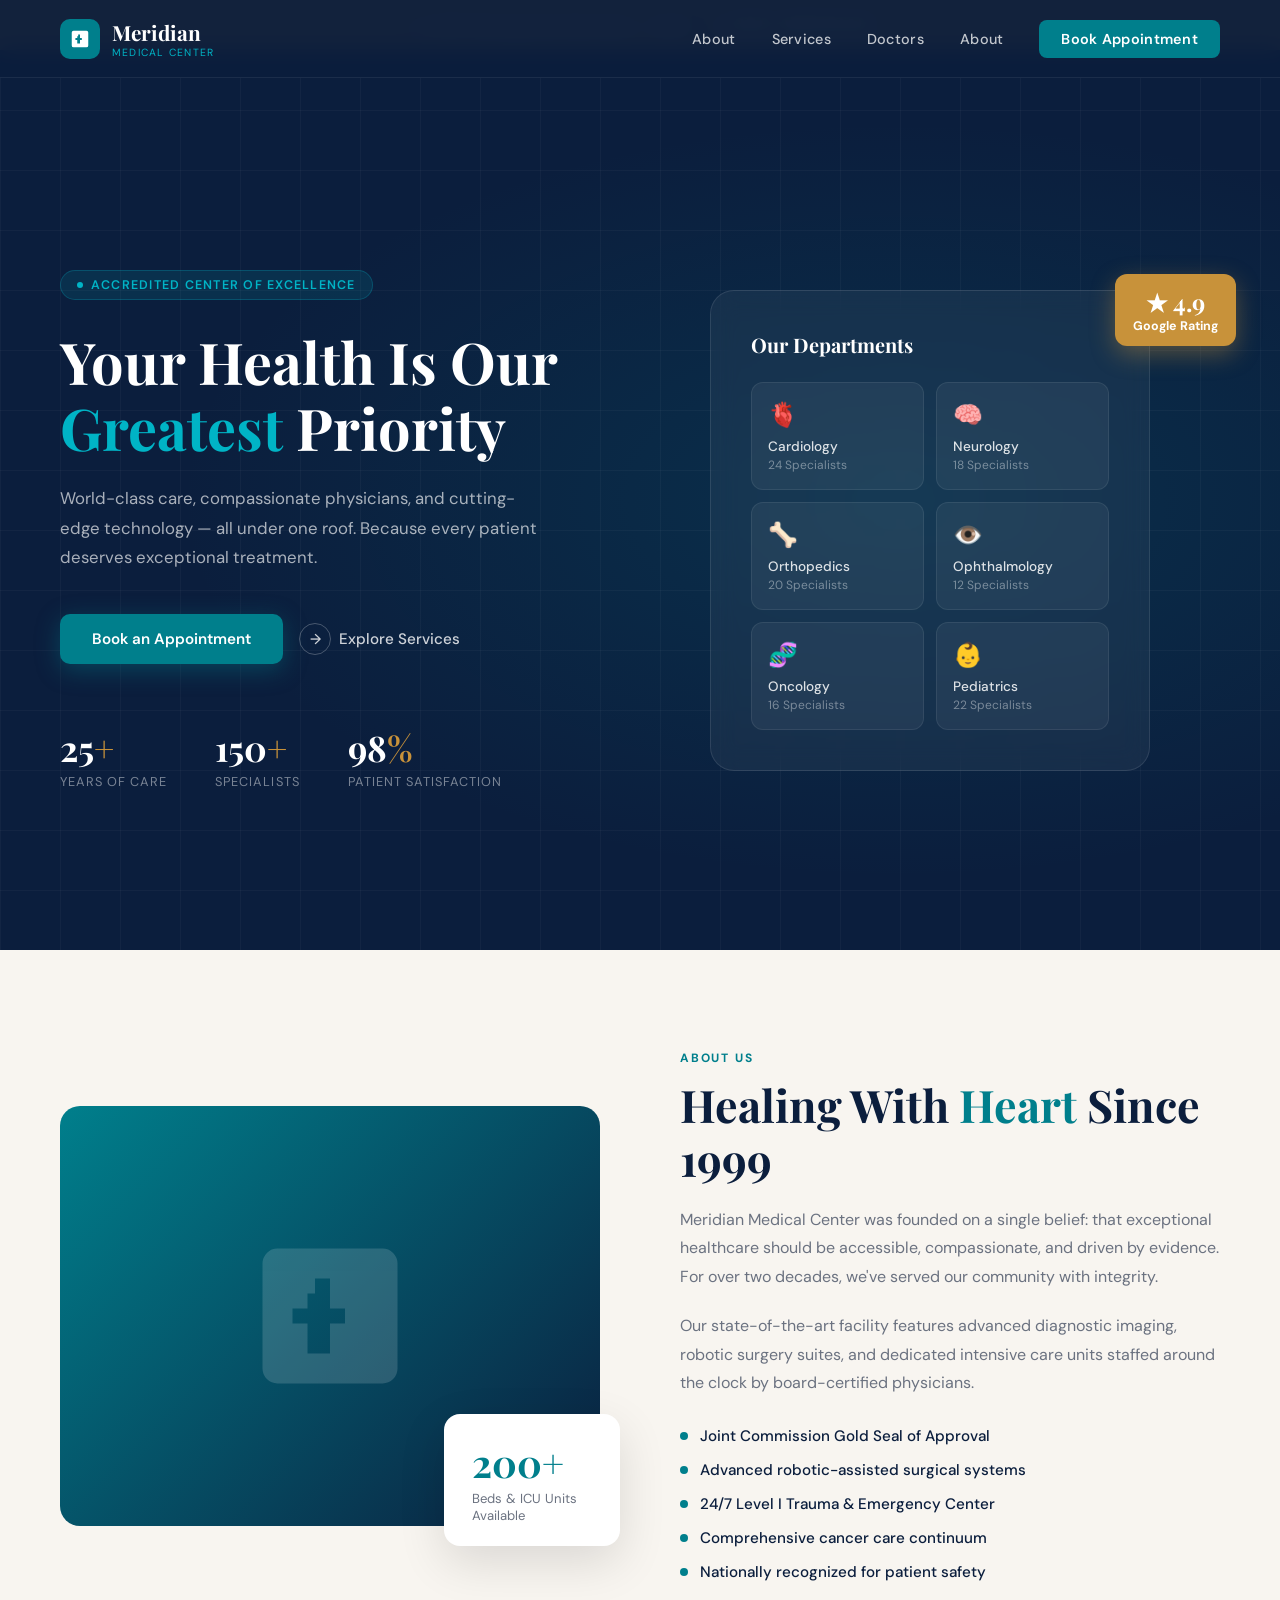
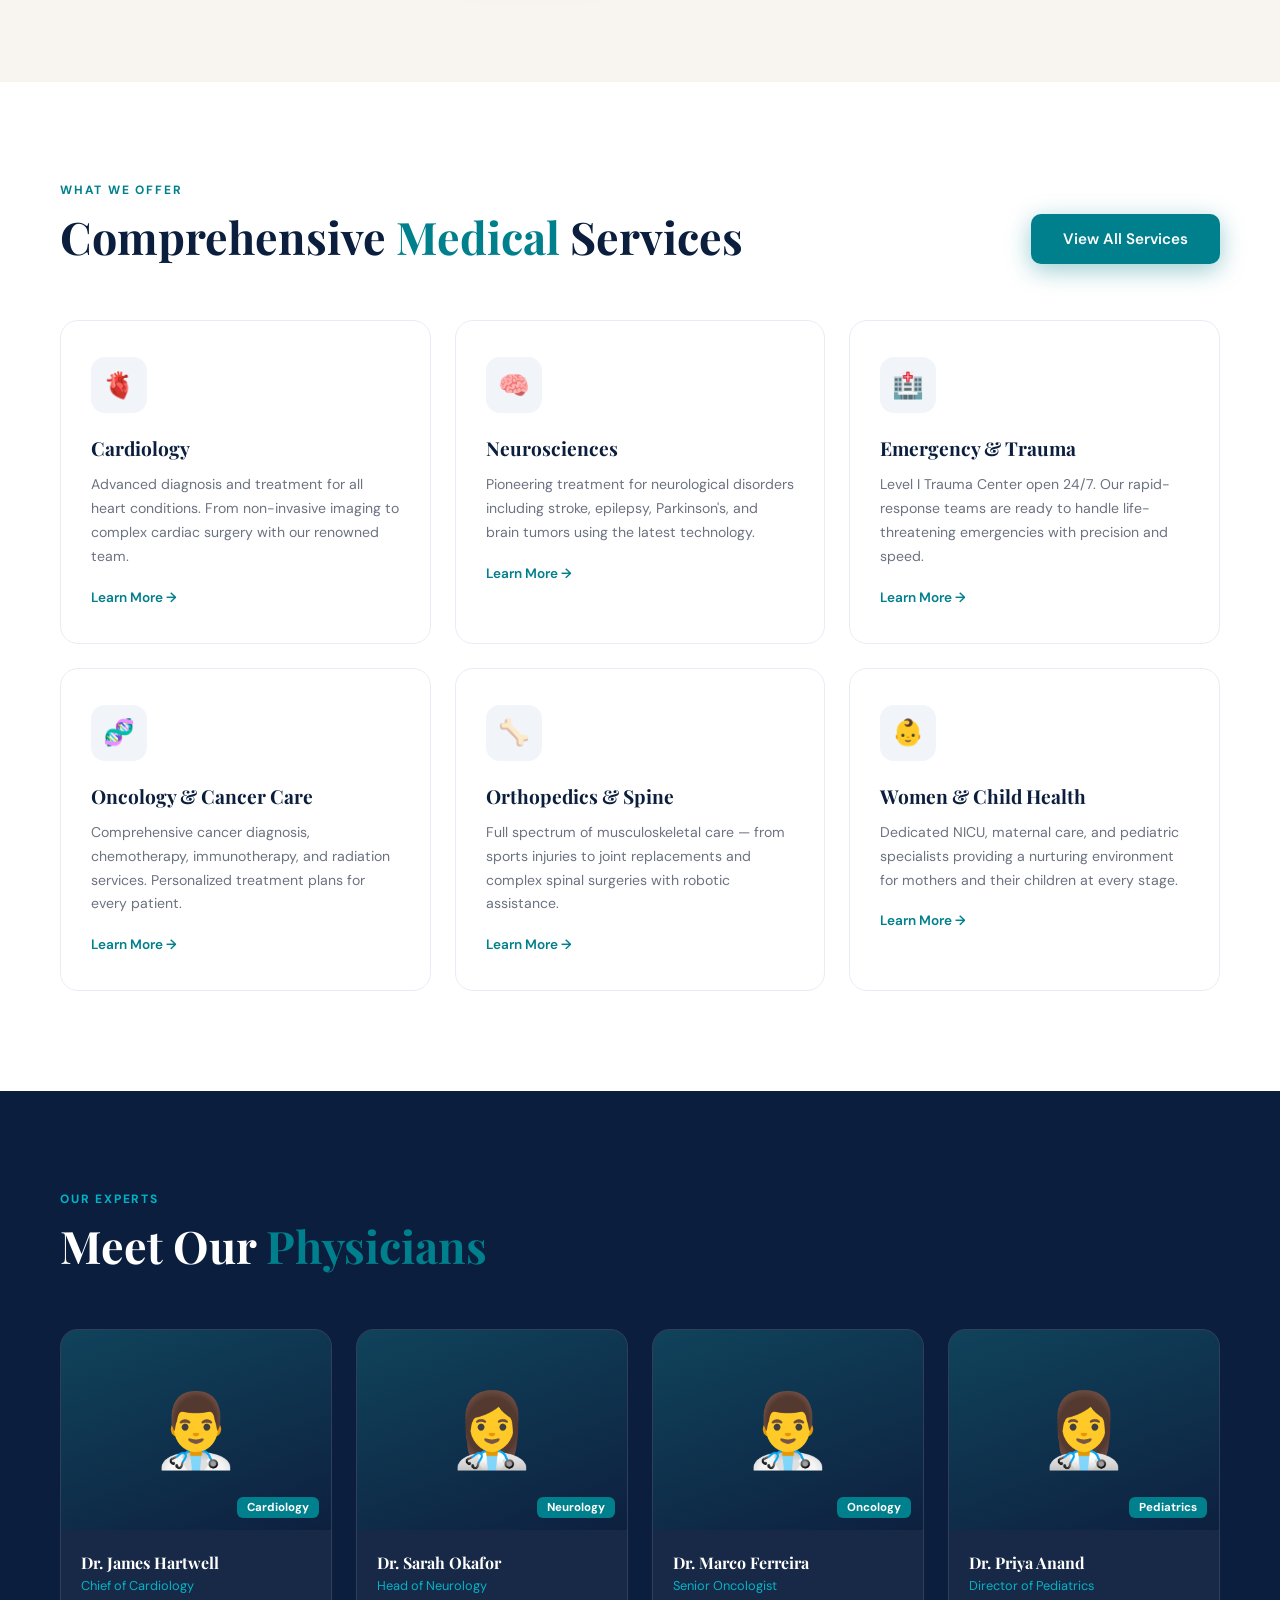
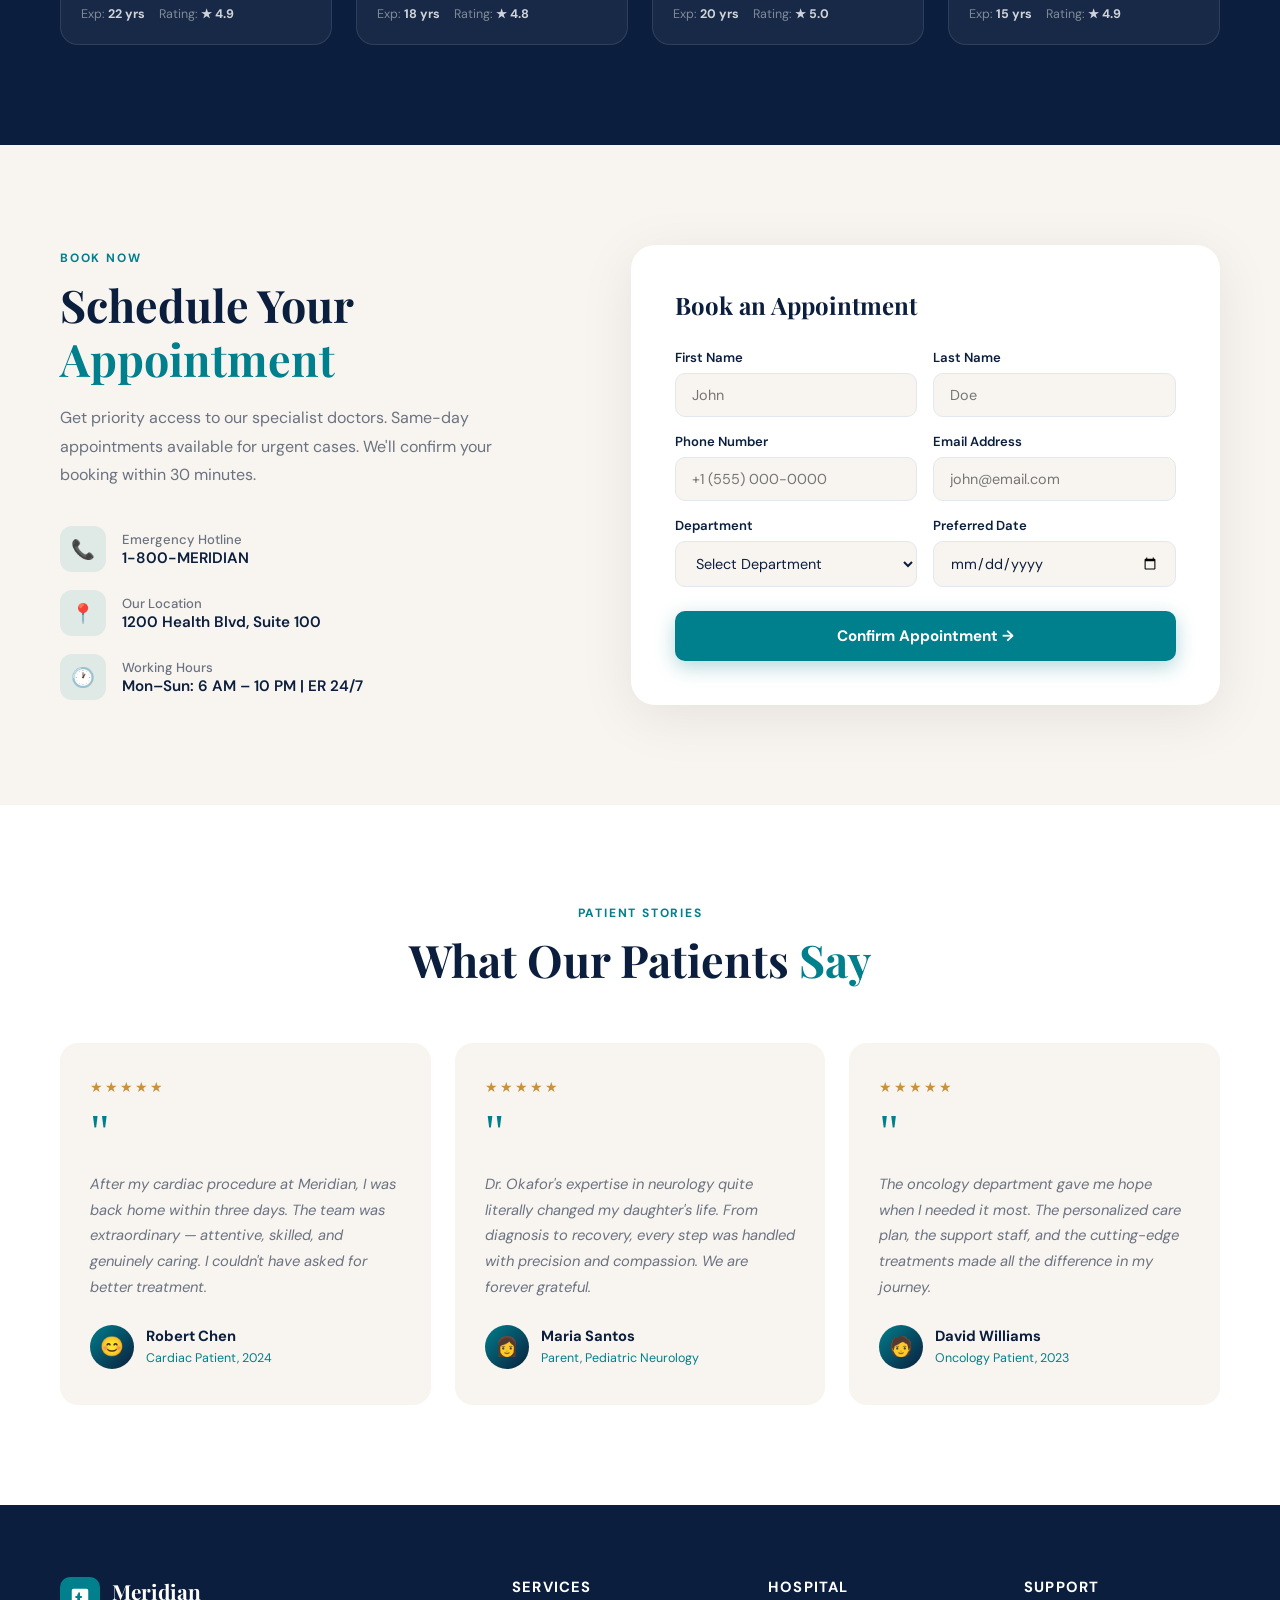
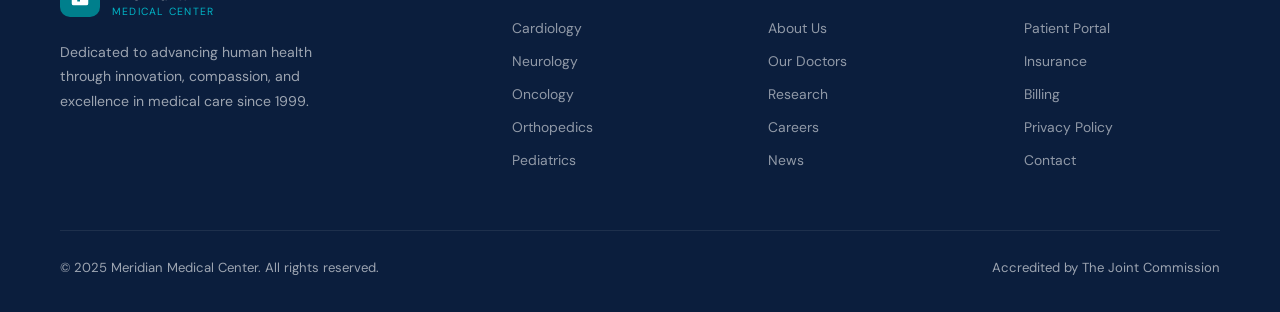
<file: index.html>
<!DOCTYPE html>
<html lang="en">
<head>
  <meta charset="UTF-8" />
  <meta name="viewport" content="width=device-width, initial-scale=1.0"/>
  <title>Meridian Medical Center</title>
  <link href="https://fonts.googleapis.com/css2?family=Playfair+Display:wght@400;600;700&family=DM+Sans:wght@300;400;500;600&display=swap" rel="stylesheet"/>
  <link rel="stylesheet" href="index.css">
</head>
<body>

<!-- EMERGENCY BANNER -->
<div class="emergency-banner">
  🚨 24/7 Emergency Services — Call <span>📞 1-800-MERIDIAN</span>
</div>

<!-- NAV -->
<nav id="navbar">
  <a href="#" class="logo">
    <div class="logo-icon">
      <svg viewBox="0 0 24 24"><path d="M19 3H5a2 2 0 0 0-2 2v14a2 2 0 0 0 2 2h14a2 2 0 0 0 2-2V5a2 2 0 0 0-2-2zm-7 14H9v-4H7v-2h2V9h3v2h2v2h-2v4zm-2-8V7h2v2h-2z"/></svg>
    </div>
    <span>
      <span class="logo-text">Meridian</span>
      <span class="logo-sub">Medical Center</span>
    </span>
  </a>
  <ul id="nav-links">
    <li><a href="about.html">About</a></li>
    <li><a href="services.html">Services</a></li>
    <li><a href="doctors.html">Doctors</a></li>
    <li><a href="about.html">About</a></li>
    <li><a href="#appointment" class="nav-cta">Book Appointment</a></li>
  </ul>
  <div class="hamburger" id="hamburger">
    <span></span><span></span><span></span>
  </div>
</nav>

<!-- HERO -->
<section class="hero" id="hero">
  <div class="hero-grid-bg"></div>
  <div class="hero-left">
    <div class="hero-badge"><span></span> Accredited Center of Excellence</div>
    <h1>Your Health Is Our <em>Greatest</em> Priority</h1>
    <p class="hero-desc">World-class care, compassionate physicians, and cutting-edge technology — all under one roof. Because every patient deserves exceptional treatment.</p>
    <div class="hero-actions">
      <a href="#appointment" class="btn-primary">Book an Appointment</a>
      <a href="#services" class="btn-secondary">
        <span class="arrow">→</span> Explore Services
      </a>
    </div>
    <div class="hero-stats">
      <div>
        <div class="stat-num">25<span>+</span></div>
        <div class="stat-label">Years of Care</div>
      </div>
      <div>
        <div class="stat-num">150<span>+</span></div>
        <div class="stat-label">Specialists</div>
      </div>
      <div>
        <div class="stat-num">98<span>%</span></div>
        <div class="stat-label">Patient Satisfaction</div>
      </div>
    </div>
  </div>
  <div class="hero-right">
    <div class="hero-card-main">
      <h3>Our Departments</h3>
      <div class="dept-grid">
        <div class="dept-item"><div class="dept-icon">🫀</div><div class="dept-name">Cardiology</div><div class="dept-count">24 Specialists</div></div>
        <div class="dept-item"><div class="dept-icon">🧠</div><div class="dept-name">Neurology</div><div class="dept-count">18 Specialists</div></div>
        <div class="dept-item"><div class="dept-icon">🦴</div><div class="dept-name">Orthopedics</div><div class="dept-count">20 Specialists</div></div>
        <div class="dept-item"><div class="dept-icon">👁️</div><div class="dept-name">Ophthalmology</div><div class="dept-count">12 Specialists</div></div>
        <div class="dept-item"><div class="dept-icon">🧬</div><div class="dept-name">Oncology</div><div class="dept-count">16 Specialists</div></div>
        <div class="dept-item"><div class="dept-icon">👶</div><div class="dept-name">Pediatrics</div><div class="dept-count">22 Specialists</div></div>
      </div>
    </div>
    <div class="floating-badge">
      <span class="big">★ 4.9</span>
      Google Rating
    </div>
  </div>
</section>

<!-- ABOUT -->
<section class="about" id="about">
  <div class="about-inner">
    <div class="about-visual">
      <div class="about-img-block">
        <svg viewBox="0 0 24 24"><path d="M19 3H5a2 2 0 0 0-2 2v14a2 2 0 0 0 2 2h14a2 2 0 0 0 2-2V5a2 2 0 0 0-2-2zm-7 14H9v-4H7v-2h2V9h3v2h2v2h-2v4zm-2-8V7h2v2h-2z"/></svg>
      </div>
      <div class="about-img-overlay">
        <div class="big-num">200+</div>
        <p>Beds & ICU Units Available</p>
      </div>
    </div>
    <div class="about-text">
      <div class="section-label">About Us</div>
      <h2 class="section-title">Healing With <em>Heart</em> Since 1999</h2>
      <p>Meridian Medical Center was founded on a single belief: that exceptional healthcare should be accessible, compassionate, and driven by evidence. For over two decades, we've served our community with integrity.</p>
      <p>Our state-of-the-art facility features advanced diagnostic imaging, robotic surgery suites, and dedicated intensive care units staffed around the clock by board-certified physicians.</p>
      <ul class="about-points">
        <li>Joint Commission Gold Seal of Approval</li>
        <li>Advanced robotic-assisted surgical systems</li>
        <li>24/7 Level I Trauma & Emergency Center</li>
        <li>Comprehensive cancer care continuum</li>
        <li>Nationally recognized for patient safety</li>
      </ul>
    </div>
  </div>
</section>

<!-- SERVICES -->
<section class="services" id="services">
  <div class="services-header">
    <div>
      <div class="section-label">What We Offer</div>
      <h2 class="section-title">Comprehensive <em>Medical</em> Services</h2>
    </div>
    <a href="#appointment" class="btn-primary">View All Services</a>
  </div>
  <div class="services-grid">
    <div class="service-card">
      <div class="service-icon">🫀</div>
      <h3>Cardiology</h3>
      <p>Advanced diagnosis and treatment for all heart conditions. From non-invasive imaging to complex cardiac surgery with our renowned team.</p>
      <a href="#" class="service-link">Learn More →</a>
    </div>
    <div class="service-card">
      <div class="service-icon">🧠</div>
      <h3>Neurosciences</h3>
      <p>Pioneering treatment for neurological disorders including stroke, epilepsy, Parkinson's, and brain tumors using the latest technology.</p>
      <a href="#" class="service-link">Learn More →</a>
    </div>
    <div class="service-card">
      <div class="service-icon">🏥</div>
      <h3>Emergency & Trauma</h3>
      <p>Level I Trauma Center open 24/7. Our rapid-response teams are ready to handle life-threatening emergencies with precision and speed.</p>
      <a href="#" class="service-link">Learn More →</a>
    </div>
    <div class="service-card">
      <div class="service-icon">🧬</div>
      <h3>Oncology & Cancer Care</h3>
      <p>Comprehensive cancer diagnosis, chemotherapy, immunotherapy, and radiation services. Personalized treatment plans for every patient.</p>
      <a href="#" class="service-link">Learn More →</a>
    </div>
    <div class="service-card">
      <div class="service-icon">🦴</div>
      <h3>Orthopedics & Spine</h3>
      <p>Full spectrum of musculoskeletal care — from sports injuries to joint replacements and complex spinal surgeries with robotic assistance.</p>
      <a href="#" class="service-link">Learn More →</a>
    </div>
    <div class="service-card">
      <div class="service-icon">👶</div>
      <h3>Women & Child Health</h3>
      <p>Dedicated NICU, maternal care, and pediatric specialists providing a nurturing environment for mothers and their children at every stage.</p>
      <a href="#" class="service-link">Learn More →</a>
    </div>
  </div>
</section>

<!-- DOCTORS -->
<section class="doctors" id="doctors">
  <div class="section-label">Our Experts</div>
  <h2 class="section-title">Meet Our <em>Physicians</em></h2>
  <div class="doctors-grid">
    <div class="doctor-card">
      <div class="doctor-avatar">👨‍⚕️<div class="doctor-badge">Cardiology</div></div>
      <div class="doctor-info">
        <h4>Dr. James Hartwell</h4>
        <div class="spec">Chief of Cardiology</div>
        <div class="doctor-meta"><span>Exp: <strong>22 yrs</strong></span><span>Rating: <strong>★ 4.9</strong></span></div>
      </div>
    </div>
    <div class="doctor-card">
      <div class="doctor-avatar">👩‍⚕️<div class="doctor-badge">Neurology</div></div>
      <div class="doctor-info">
        <h4>Dr. Sarah Okafor</h4>
        <div class="spec">Head of Neurology</div>
        <div class="doctor-meta"><span>Exp: <strong>18 yrs</strong></span><span>Rating: <strong>★ 4.8</strong></span></div>
      </div>
    </div>
    <div class="doctor-card">
      <div class="doctor-avatar">👨‍⚕️<div class="doctor-badge">Oncology</div></div>
      <div class="doctor-info">
        <h4>Dr. Marco Ferreira</h4>
        <div class="spec">Senior Oncologist</div>
        <div class="doctor-meta"><span>Exp: <strong>20 yrs</strong></span><span>Rating: <strong>★ 5.0</strong></span></div>
      </div>
    </div>
    <div class="doctor-card">
      <div class="doctor-avatar">👩‍⚕️<div class="doctor-badge">Pediatrics</div></div>
      <div class="doctor-info">
        <h4>Dr. Priya Anand</h4>
        <div class="spec">Director of Pediatrics</div>
        <div class="doctor-meta"><span>Exp: <strong>15 yrs</strong></span><span>Rating: <strong>★ 4.9</strong></span></div>
      </div>
    </div>
  </div>
</section>

<!-- APPOINTMENT -->
<section class="appointment" id="appointment">
  <div class="appt-inner">
    <div>
      <div class="section-label">Book Now</div>
      <h2 class="section-title">Schedule Your <em>Appointment</em></h2>
      <p class="about-text" style="color:#6b7280; line-height:1.8; margin:18px 0 36px; font-size:1rem;">Get priority access to our specialist doctors. Same-day appointments available for urgent cases. We'll confirm your booking within 30 minutes.</p>
      <div class="contact-items">
        <div class="contact-item">
          <div class="contact-icon">📞</div>
          <div><h5>Emergency Hotline</h5><p>1-800-MERIDIAN</p></div>
        </div>
        <div class="contact-item">
          <div class="contact-icon">📍</div>
          <div><h5>Our Location</h5><p>1200 Health Blvd, Suite 100</p></div>
        </div>
        <div class="contact-item">
          <div class="contact-icon">🕐</div>
          <div><h5>Working Hours</h5><p>Mon–Sun: 6 AM – 10 PM | ER 24/7</p></div>
        </div>
      </div>
    </div>
    <div class="appt-form-wrap">
      <h3>Book an Appointment</h3>
      <div class="form-row">
        <div class="form-group"><label>First Name</label><input type="text" placeholder="John"/></div>
        <div class="form-group"><label>Last Name</label><input type="text" placeholder="Doe"/></div>
      </div>
      <div class="form-row">
        <div class="form-group"><label>Phone Number</label><input type="tel" placeholder="+1 (555) 000-0000"/></div>
        <div class="form-group"><label>Email Address</label><input type="email" placeholder="john@email.com"/></div>
      </div>
      <div class="form-row">
        <div class="form-group">
          <label>Department</label>
          <select>
            <option>Select Department</option>
            <option>Cardiology</option>
            <option>Neurology</option>
            <option>Orthopedics</option>
            <option>Oncology</option>
            <option>Pediatrics</option>
            <option>Emergency</option>
          </select>
        </div>
        <div class="form-group"><label>Preferred Date</label><input type="date"/></div>
      </div>
      <button class="form-submit" onclick="submitAppt()">Confirm Appointment →</button>
    </div>
  </div>
</section>

<!-- TESTIMONIALS -->
<section class="testimonials" id="testimonials">
  <div style="text-align:center; margin-bottom:56px;">
    <div class="section-label" style="text-align:center;">Patient Stories</div>
    <h2 class="section-title">What Our Patients <em>Say</em></h2>
  </div>
  <div class="test-grid">
    <div class="test-card">
      <div class="stars">★★★★★</div>
      <div class="test-quote">"</div>
      <p>After my cardiac procedure at Meridian, I was back home within three days. The team was extraordinary — attentive, skilled, and genuinely caring. I couldn't have asked for better treatment.</p>
      <div class="test-author">
        <div class="test-avatar">😊</div>
        <div><h5>Robert Chen</h5><span>Cardiac Patient, 2024</span></div>
      </div>
    </div>
    <div class="test-card">
      <div class="stars">★★★★★</div>
      <div class="test-quote">"</div>
      <p>Dr. Okafor's expertise in neurology quite literally changed my daughter's life. From diagnosis to recovery, every step was handled with precision and compassion. We are forever grateful.</p>
      <div class="test-author">
        <div class="test-avatar">👩</div>
        <div><h5>Maria Santos</h5><span>Parent, Pediatric Neurology</span></div>
      </div>
    </div>
    <div class="test-card">
      <div class="stars">★★★★★</div>
      <div class="test-quote">"</div>
      <p>The oncology department gave me hope when I needed it most. The personalized care plan, the support staff, and the cutting-edge treatments made all the difference in my journey.</p>
      <div class="test-author">
        <div class="test-avatar">🧑</div>
        <div><h5>David Williams</h5><span>Oncology Patient, 2023</span></div>
      </div>
    </div>
  </div>
</section>

<!-- FOOTER -->
<footer>
  <div class="footer-top">
    <div class="footer-brand">
      <a href="#" class="logo" style="margin-bottom:4px; display:inline-flex;">
        <div class="logo-icon"><svg viewBox="0 0 24 24"><path d="M19 3H5a2 2 0 0 0-2 2v14a2 2 0 0 0 2 2h14a2 2 0 0 0 2-2V5a2 2 0 0 0-2-2zm-7 14H9v-4H7v-2h2V9h3v2h2v2h-2v4zm-2-8V7h2v2h-2z"/></svg></div>
        <span><span class="logo-text">Meridian</span><span class="logo-sub">Medical Center</span></span>
      </a>
      <p>Dedicated to advancing human health through innovation, compassion, and excellence in medical care since 1999.</p>
    </div>
    <div>
      <h4>Services</h4>
      <ul>
        <li><a href="#">Cardiology</a></li>
        <li><a href="#">Neurology</a></li>
        <li><a href="#">Oncology</a></li>
        <li><a href="#">Orthopedics</a></li>
        <li><a href="#">Pediatrics</a></li>
      </ul>
    </div>
    <div>
      <h4>Hospital</h4>
      <ul>
        <li><a href="#">About Us</a></li>
        <li><a href="#">Our Doctors</a></li>
        <li><a href="#">Research</a></li>
        <li><a href="#">Careers</a></li>
        <li><a href="#">News</a></li>
      </ul>
    </div>
    <div>
      <h4>Support</h4>
      <ul>
        <li><a href="#">Patient Portal</a></li>
        <li><a href="#">Insurance</a></li>
        <li><a href="#">Billing</a></li>
        <li><a href="#">Privacy Policy</a></li>
        <li><a href="#">Contact</a></li>
      </ul>
    </div>
  </div>
  <div class="footer-bottom">
    <p>© 2025 Meridian Medical Center. All rights reserved.</p>
    <p>Accredited by The Joint Commission</p>
  </div>
</footer>

<!-- SUCCESS MODAL -->
<div class="modal-overlay" id="modal">
  <div class="modal">
    <div style="font-size:3rem; margin-bottom:16px;">✅</div>
    <h3>Appointment Requested!</h3>
    <p>Thank you! Our team will confirm your appointment within 30 minutes. Please check your email for a confirmation.</p>
    <button class="modal-close" onclick="closeModal()">Close</button>
  </div>
</div>

<script>
  // Nav scroll effect
  window.addEventListener('scroll', () => {
    const nav = document.getElementById('navbar');
    nav.style.padding = window.scrollY > 50 ? '12px 60px' : '18px 60px';
  });

  // Hamburger
  document.getElementById('hamburger').addEventListener('click', function () {
    const links = document.getElementById('nav-links');
    if (links.style.display === 'flex') {
      links.style.display = 'none';
    } else {
      links.style.cssText = 'display:flex;flex-direction:column;position:absolute;top:70px;left:0;right:0;background:rgba(11,30,61,0.98);padding:24px 30px;gap:20px;';
    }
  });

  // Smooth close nav on link click
  document.querySelectorAll('#nav-links a').forEach(a => {
    a.addEventListener('click', () => {
      const links = document.getElementById('nav-links');
      if (window.innerWidth <= 1024) links.style.display = 'none';
    });
  });

  // Appointment submit
  function submitAppt() {
    document.getElementById('modal').classList.add('open');
  }
  function closeModal() {
    document.getElementById('modal').classList.remove('open');
  }

  // Animate on scroll
  const observer = new IntersectionObserver((entries) => {
    entries.forEach(e => {
      if (e.isIntersecting) {
        e.target.style.opacity = '1';
        e.target.style.transform = 'translateY(0)';
      }
    });
  }, { threshold: 0.12 });

  document.querySelectorAll('.service-card, .doctor-card, .test-card, .about-img-block').forEach(el => {
    el.style.opacity = '0';
    el.style.transform = 'translateY(32px)';
    el.style.transition = 'opacity 0.55s ease, transform 0.55s ease';
    observer.observe(el);
  });
</script>
</body>
</html>
</file>
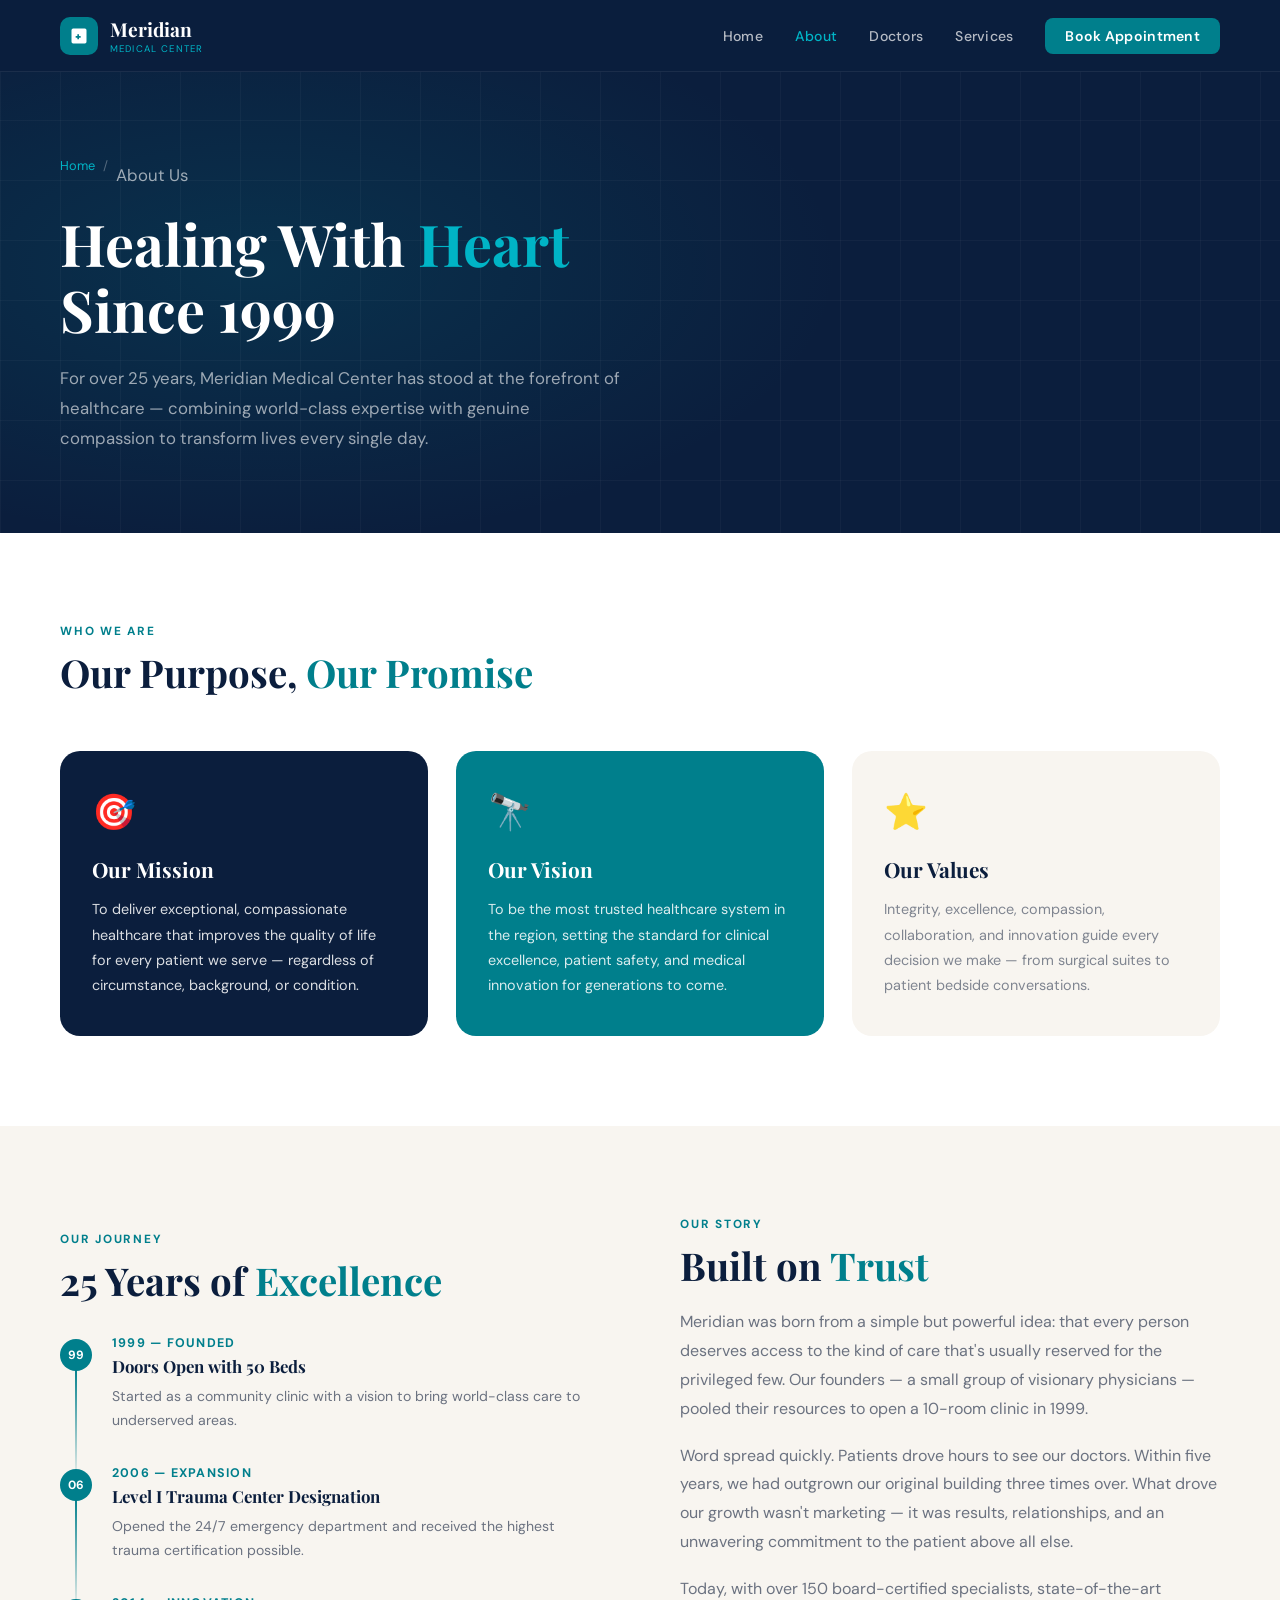
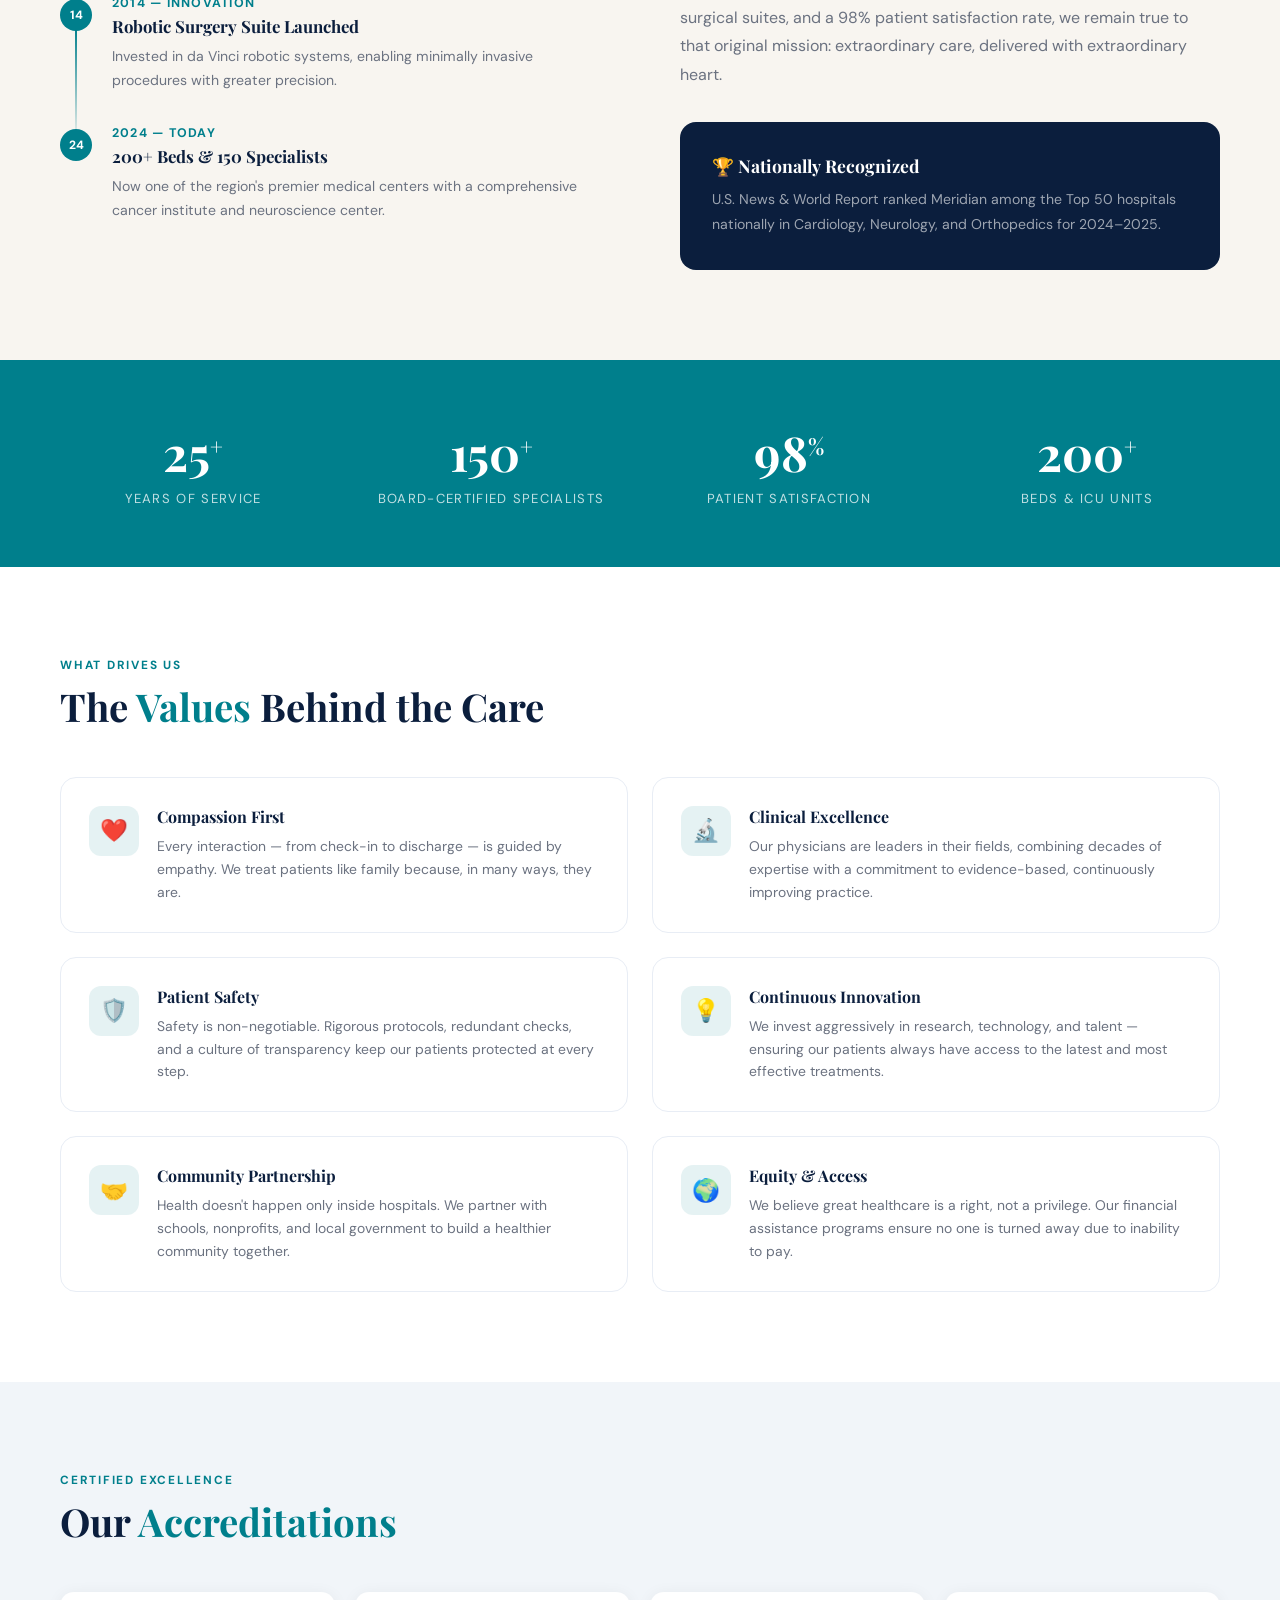
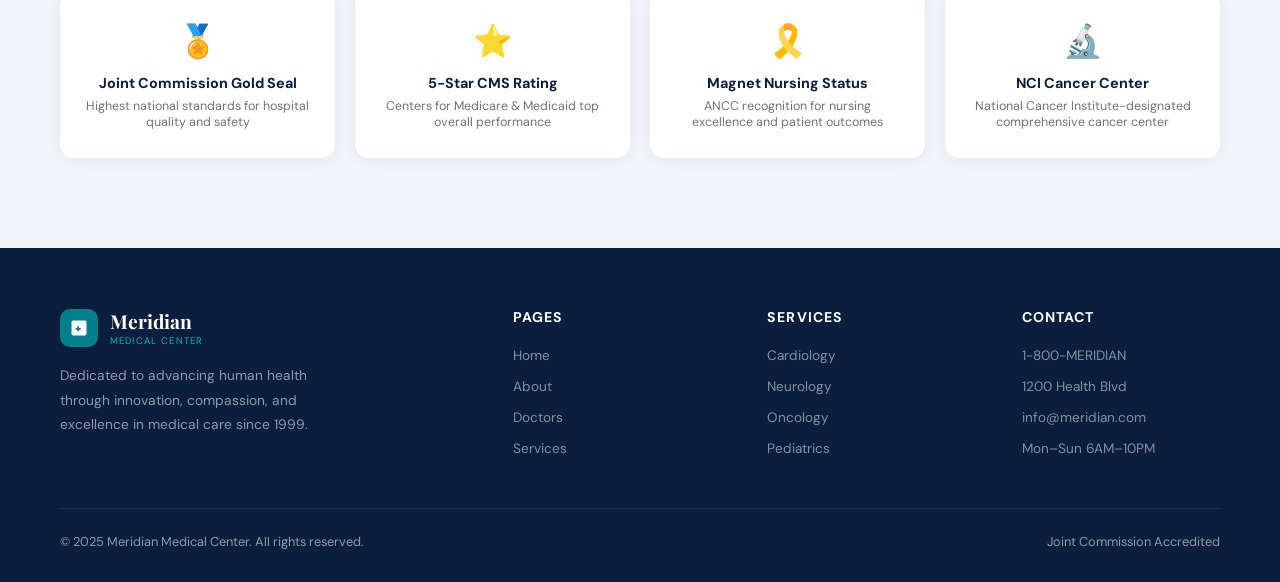
<file: about.html>
<!DOCTYPE html>
<html lang="en">
<head>
  <meta charset="UTF-8"/>
  <meta name="viewport" content="width=device-width, initial-scale=1.0"/>
  <title>About Us — Meridian Medical Center</title>
  <link href="https://fonts.googleapis.com/css2?family=Playfair+Display:ital,wght@0,400;0,600;0,700;1,400&family=DM+Sans:wght@300;400;500;600&display=swap" rel="stylesheet"/>
  <link rel="stylesheet" href="about.css">
</head>
<body>

<nav id="navbar">
  <a href="hospital.html" class="logo">
    <div class="logo-icon"><svg viewBox="0 0 24 24"><path d="M19 3H5a2 2 0 0 0-2 2v14a2 2 0 0 0 2 2h14a2 2 0 0 0 2-2V5a2 2 0 0 0-2-2zm-5 11h-2v2h-2v-2H8v-2h2v-2h2v2h2v2z"/></svg></div>
    <span><span class="logo-name">Meridian</span><span class="logo-sub">Medical Center</span></span>
  </a>
  <ul id="nav-links">
    <li><a href="hospital.html">Home</a></li>
    <li><a href="about.html" class="active">About</a></li>
    <li><a href="doctors.html">Doctors</a></li>
    <li><a href="services.html">Services</a></li>
    <li><a href="hospital.html#appointment" class="nav-cta">Book Appointment</a></li>
  </ul>
  <div class="hamburger" id="hamburger"><span></span><span></span><span></span></div>
</nav>

<!-- PAGE HERO -->
<div class="page-hero">
  <div class="page-hero-grid"></div>
  <div class="breadcrumb"><a href="hospital.html">Home</a><span>/</span><p>About Us</p></div>
  <h1>Healing With <em>Heart</em><br/>Since 1999</h1>
  <p>For over 25 years, Meridian Medical Center has stood at the forefront of healthcare — combining world-class expertise with genuine compassion to transform lives every single day.</p>
</div>

<!-- MISSION / VISION / VALUES -->
<section>
  <div class="section-label">Who We Are</div>
  <h2 class="section-title">Our Purpose, <em>Our Promise</em></h2>
  <div class="mv-grid">
    <div class="mv-card navy reveal">
      <div class="card-icon">🎯</div>
      <h3>Our Mission</h3>
      <p>To deliver exceptional, compassionate healthcare that improves the quality of life for every patient we serve — regardless of circumstance, background, or condition.</p>
    </div>
    <div class="mv-card teal reveal">
      <div class="card-icon">🔭</div>
      <h3>Our Vision</h3>
      <p>To be the most trusted healthcare system in the region, setting the standard for clinical excellence, patient safety, and medical innovation for generations to come.</p>
    </div>
    <div class="mv-card cream reveal">
      <div class="card-icon">⭐</div>
      <h3>Our Values</h3>
      <p>Integrity, excellence, compassion, collaboration, and innovation guide every decision we make — from surgical suites to patient bedside conversations.</p>
    </div>
  </div>
</section>

<!-- STORY / TIMELINE -->
<section class="story">
  <div class="story-inner">
    <div>
      <div class="section-label">Our Journey</div>
      <h2 class="section-title">25 Years of <em>Excellence</em></h2>
      <div class="timeline">
        <div class="tl-item reveal">
          <div class="tl-dot">99</div>
          <div class="tl-content">
            <div class="tl-year">1999 — Founded</div>
            <h4>Doors Open with 50 Beds</h4>
            <p>Started as a community clinic with a vision to bring world-class care to underserved areas.</p>
          </div>
        </div>
        <div class="tl-item reveal">
          <div class="tl-dot">06</div>
          <div class="tl-content">
            <div class="tl-year">2006 — Expansion</div>
            <h4>Level I Trauma Center Designation</h4>
            <p>Opened the 24/7 emergency department and received the highest trauma certification possible.</p>
          </div>
        </div>
        <div class="tl-item reveal">
          <div class="tl-dot">14</div>
          <div class="tl-content">
            <div class="tl-year">2014 — Innovation</div>
            <h4>Robotic Surgery Suite Launched</h4>
            <p>Invested in da Vinci robotic systems, enabling minimally invasive procedures with greater precision.</p>
          </div>
        </div>
        <div class="tl-item reveal">
          <div class="tl-dot">24</div>
          <div class="tl-content">
            <div class="tl-year">2024 — Today</div>
            <h4>200+ Beds & 150 Specialists</h4>
            <p>Now one of the region's premier medical centers with a comprehensive cancer institute and neuroscience center.</p>
          </div>
        </div>
      </div>
    </div>
    <div class="story-right reveal">
      <div class="section-label">Our Story</div>
      <h2 class="section-title" style="margin-bottom:20px;">Built on <em>Trust</em></h2>
      <p>Meridian was born from a simple but powerful idea: that every person deserves access to the kind of care that's usually reserved for the privileged few. Our founders — a small group of visionary physicians — pooled their resources to open a 10-room clinic in 1999.</p>
      <p>Word spread quickly. Patients drove hours to see our doctors. Within five years, we had outgrown our original building three times over. What drove our growth wasn't marketing — it was results, relationships, and an unwavering commitment to the patient above all else.</p>
      <p>Today, with over 150 board-certified specialists, state-of-the-art surgical suites, and a 98% patient satisfaction rate, we remain true to that original mission: extraordinary care, delivered with extraordinary heart.</p>
      <div class="highlight-box">
        <h4>🏆 Nationally Recognized</h4>
        <p>U.S. News & World Report ranked Meridian among the Top 50 hospitals nationally in Cardiology, Neurology, and Orthopedics for 2024–2025.</p>
      </div>
    </div>
  </div>
</section>

<!-- STATS BAND -->
<div class="stats-band">
  <div class="stats-inner">
    <div class="reveal"><div class="stat-num">25<sup>+</sup></div><div class="stat-label">Years of Service</div></div>
    <div class="reveal"><div class="stat-num">150<sup>+</sup></div><div class="stat-label">Board-Certified Specialists</div></div>
    <div class="reveal"><div class="stat-num">98<sup>%</sup></div><div class="stat-label">Patient Satisfaction</div></div>
    <div class="reveal"><div class="stat-num">200<sup>+</sup></div><div class="stat-label">Beds & ICU Units</div></div>
  </div>
</div>

<!-- CORE VALUES -->
<section>
  <div style="max-width:600px;">
    <div class="section-label">What Drives Us</div>
    <h2 class="section-title">The <em>Values</em> Behind the Care</h2>
  </div>
  <div class="values-grid">
    <div class="value-item reveal"><div class="value-icon">❤️</div><div><h4>Compassion First</h4><p>Every interaction — from check-in to discharge — is guided by empathy. We treat patients like family because, in many ways, they are.</p></div></div>
    <div class="value-item reveal"><div class="value-icon">🔬</div><div><h4>Clinical Excellence</h4><p>Our physicians are leaders in their fields, combining decades of expertise with a commitment to evidence-based, continuously improving practice.</p></div></div>
    <div class="value-item reveal"><div class="value-icon">🛡️</div><div><h4>Patient Safety</h4><p>Safety is non-negotiable. Rigorous protocols, redundant checks, and a culture of transparency keep our patients protected at every step.</p></div></div>
    <div class="value-item reveal"><div class="value-icon">💡</div><div><h4>Continuous Innovation</h4><p>We invest aggressively in research, technology, and talent — ensuring our patients always have access to the latest and most effective treatments.</p></div></div>
    <div class="value-item reveal"><div class="value-icon">🤝</div><div><h4>Community Partnership</h4><p>Health doesn't happen only inside hospitals. We partner with schools, nonprofits, and local government to build a healthier community together.</p></div></div>
    <div class="value-item reveal"><div class="value-icon">🌍</div><div><h4>Equity & Access</h4><p>We believe great healthcare is a right, not a privilege. Our financial assistance programs ensure no one is turned away due to inability to pay.</p></div></div>
  </div>
</section>

<!-- ACCREDITATIONS -->
<section class="accreditations">
  <div class="section-label">Certified Excellence</div>
  <h2 class="section-title">Our <em>Accreditations</em></h2>
  <div class="accr-grid">
    <div class="accr-card reveal"><div class="icon">🏅</div><h4>Joint Commission Gold Seal</h4><p>Highest national standards for hospital quality and safety</p></div>
    <div class="accr-card reveal"><div class="icon">⭐</div><h4>5-Star CMS Rating</h4><p>Centers for Medicare & Medicaid top overall performance</p></div>
    <div class="accr-card reveal"><div class="icon">🎗️</div><h4>Magnet Nursing Status</h4><p>ANCC recognition for nursing excellence and patient outcomes</p></div>
    <div class="accr-card reveal"><div class="icon">🔬</div><h4>NCI Cancer Center</h4><p>National Cancer Institute-designated comprehensive cancer center</p></div>
  </div>
</section>

<!-- FOOTER -->
<footer>
  <div class="footer-top">
    <div class="footer-brand">
      <a href="hospital.html" class="logo"><div class="logo-icon"><svg viewBox="0 0 24 24"><path d="M19 3H5a2 2 0 0 0-2 2v14a2 2 0 0 0 2 2h14a2 2 0 0 0 2-2V5a2 2 0 0 0-2-2zm-5 11h-2v2h-2v-2H8v-2h2v-2h2v2h2v2z"/></svg></div><span><span class="logo-name">Meridian</span><span class="logo-sub">Medical Center</span></span></a>
      <p>Dedicated to advancing human health through innovation, compassion, and excellence in medical care since 1999.</p>
    </div>
    <div><h4>Pages</h4><ul><li><a href="hospital.html">Home</a></li><li><a href="about.html">About</a></li><li><a href="doctors.html">Doctors</a></li><li><a href="services.html">Services</a></li></ul></div>
    <div><h4>Services</h4><ul><li><a href="services.html">Cardiology</a></li><li><a href="services.html">Neurology</a></li><li><a href="services.html">Oncology</a></li><li><a href="services.html">Pediatrics</a></li></ul></div>
    <div><h4>Contact</h4><ul><li><a href="#">1-800-MERIDIAN</a></li><li><a href="#">1200 Health Blvd</a></li><li><a href="#">info@meridian.com</a></li><li><a href="#">Mon–Sun 6AM–10PM</a></li></ul></div>
  </div>
  <div class="footer-bottom"><p>© 2025 Meridian Medical Center. All rights reserved.</p><p>Joint Commission Accredited</p></div>
</footer>

<script>
  document.getElementById('hamburger').addEventListener('click',function(){
    const l=document.getElementById('nav-links');
    l.style.display=l.style.display==='flex'?'none':'flex';
    if(l.style.display==='flex') l.style.cssText='display:flex;flex-direction:column;position:absolute;top:66px;left:0;right:0;background:rgba(11,30,61,.98);padding:22px 28px;gap:18px;';
  });
  const obs=new IntersectionObserver(entries=>{entries.forEach(e=>{if(e.isIntersecting)e.target.classList.add('visible');});},{threshold:.1});
  document.querySelectorAll('.reveal').forEach(el=>obs.observe(el));
</script>
</body>
</html>
</file>
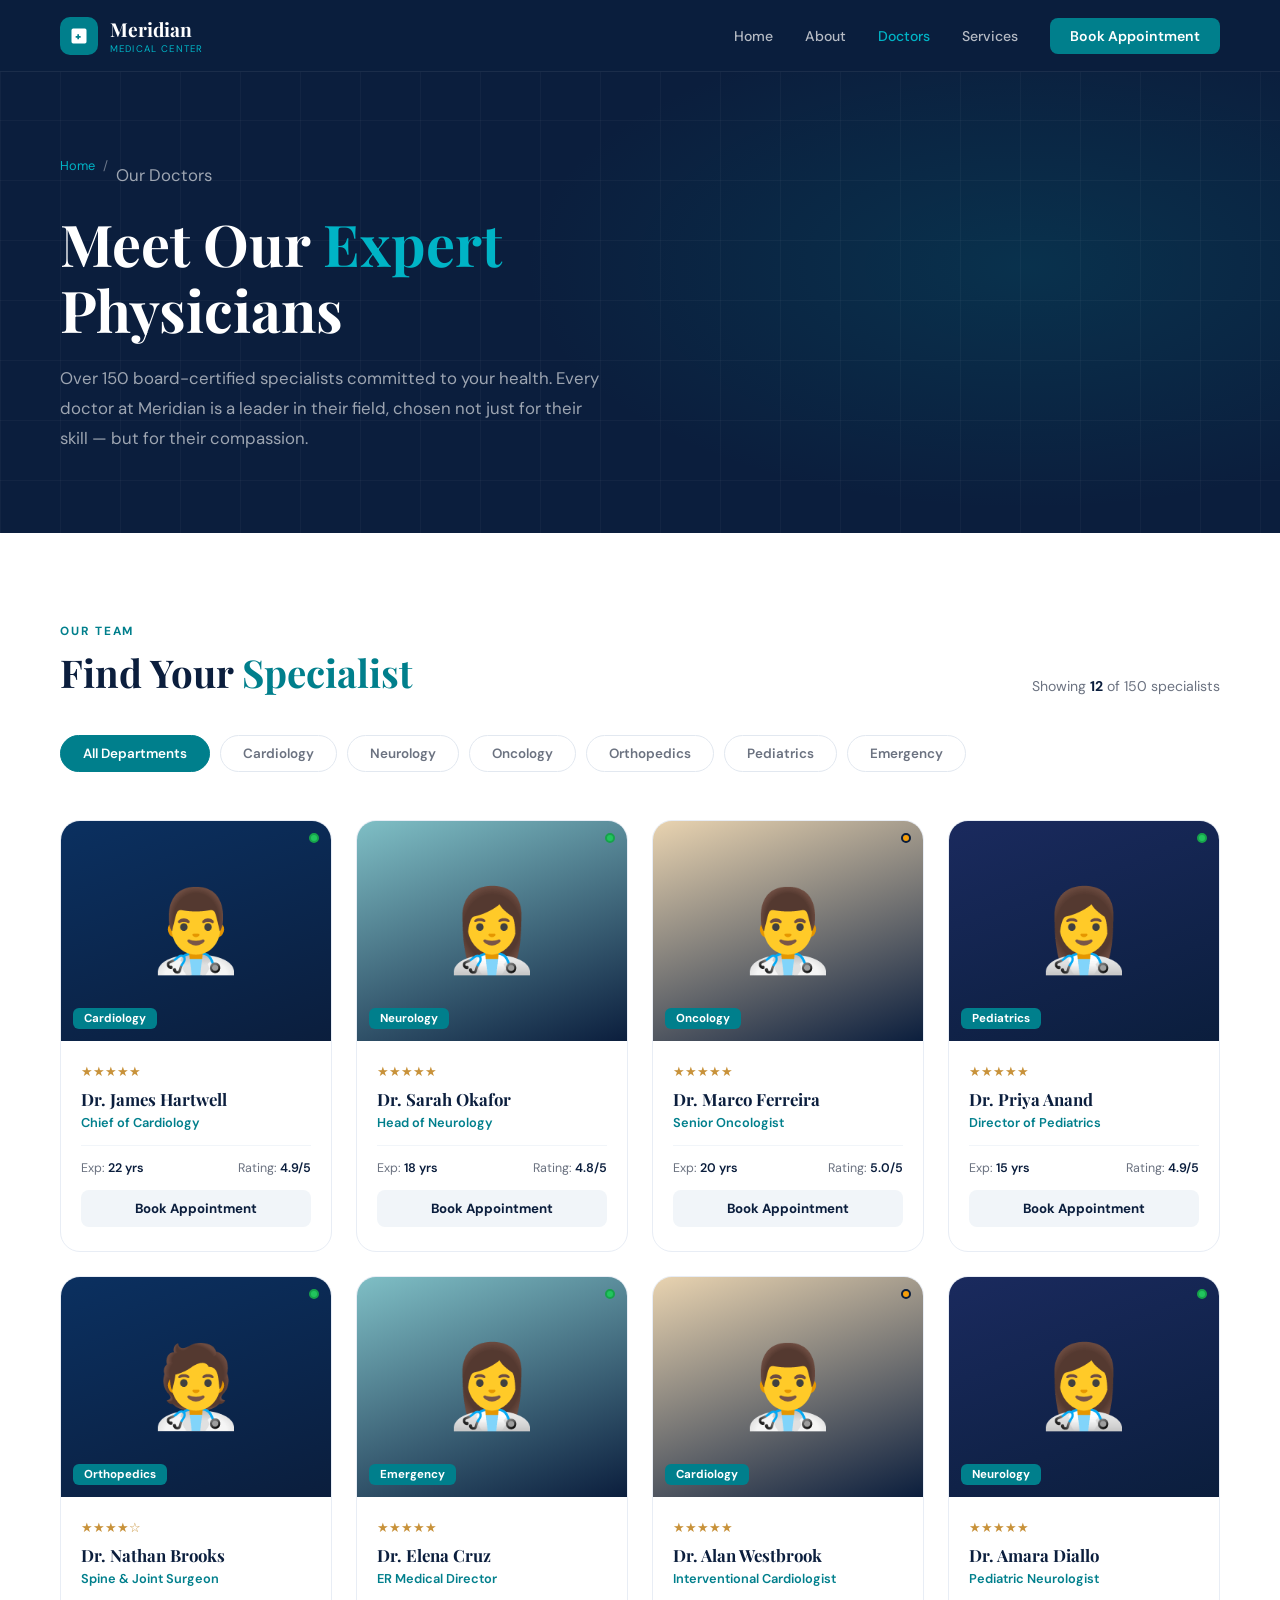
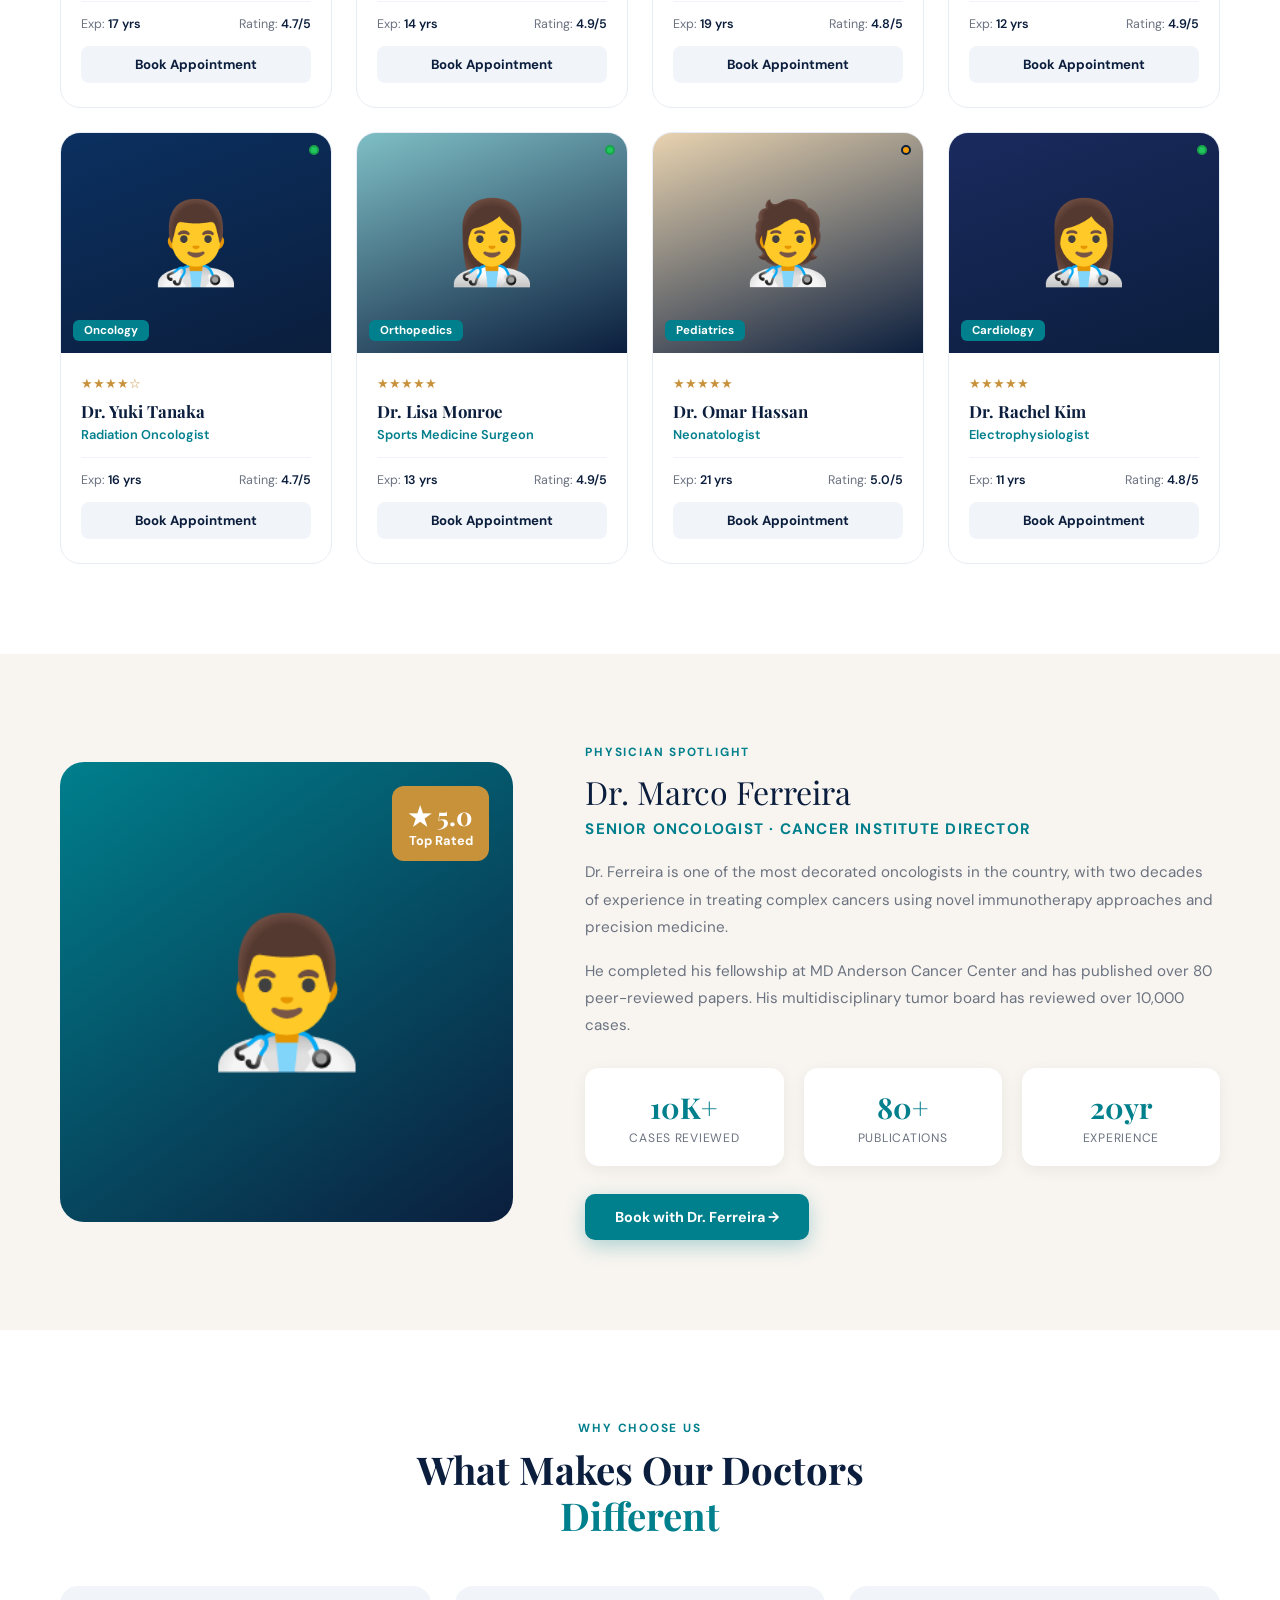
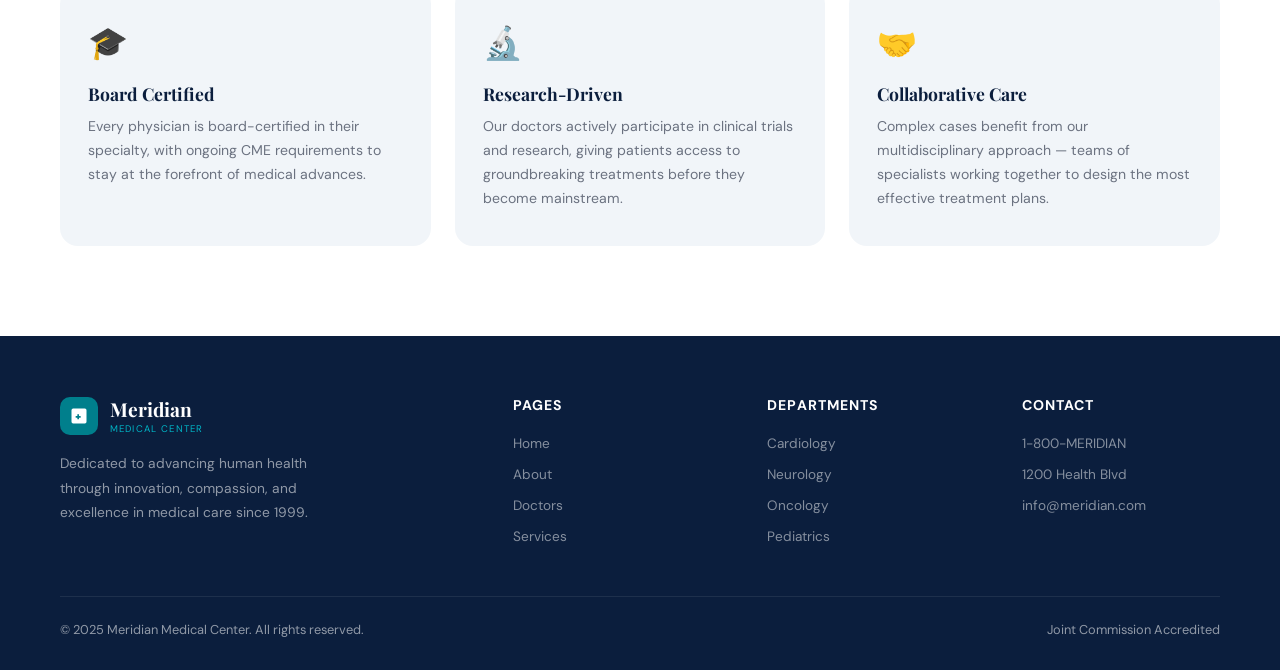
<file: doctors.html>
<!DOCTYPE html>
<html lang="en">
<head>
  <meta charset="UTF-8"/>
  <meta name="viewport" content="width=device-width, initial-scale=1.0"/>
  <title>Our Doctors — Meridian Medical Center</title>
  <link href="https://fonts.googleapis.com/css2?family=Playfair+Display:ital,wght@0,400;0,600;0,700;1,400&family=DM+Sans:wght@300;400;500;600&display=swap" rel="stylesheet"/>
  <link rel="stylesheet" href="doctors.css">
</head>
<body>

<nav>
  <a href="hospital.html" class="logo">
    <div class="logo-icon"><svg viewBox="0 0 24 24"><path d="M19 3H5a2 2 0 0 0-2 2v14a2 2 0 0 0 2 2h14a2 2 0 0 0 2-2V5a2 2 0 0 0-2-2zm-5 11h-2v2h-2v-2H8v-2h2v-2h2v2h2v2z"/></svg></div>
    <span><span class="logo-name">Meridian</span><span class="logo-sub">Medical Center</span></span>
  </a>
  <ul id="nav-links">
    <li><a href="hospital.html">Home</a></li>
    <li><a href="about.html">About</a></li>
    <li><a href="doctors.html" class="active">Doctors</a></li>
    <li><a href="services.html">Services</a></li>
    <li><a href="hospital.html#appointment" class="nav-cta">Book Appointment</a></li>
  </ul>
  <div class="hamburger" id="hamburger"><span></span><span></span><span></span></div>
</nav>

<!-- PAGE HERO -->
<div class="page-hero">
  <div class="page-hero-grid"></div>
  <div class="breadcrumb"><a href="hospital.html">Home</a><span>/</span><p>Our Doctors</p></div>
  <h1>Meet Our <em>Expert</em><br/>Physicians</h1>
  <p>Over 150 board-certified specialists committed to your health. Every doctor at Meridian is a leader in their field, chosen not just for their skill — but for their compassion.</p>
</div>

<!-- ALL DOCTORS -->
<section>
  <div style="display:flex;justify-content:space-between;align-items:flex-end;flex-wrap:wrap;gap:16px;">
    <div><div class="section-label">Our Team</div><h2 class="section-title">Find Your <em>Specialist</em></h2></div>
    <div style="color:var(--gray);font-size:.88rem;">Showing <strong style="color:var(--navy);">12</strong> of 150 specialists</div>
  </div>
  <div class="filter-bar">
    <button class="filter-btn active" onclick="filterDocs(this,'all')">All Departments</button>
    <button class="filter-btn" onclick="filterDocs(this,'cardiology')">Cardiology</button>
    <button class="filter-btn" onclick="filterDocs(this,'neurology')">Neurology</button>
    <button class="filter-btn" onclick="filterDocs(this,'oncology')">Oncology</button>
    <button class="filter-btn" onclick="filterDocs(this,'orthopedics')">Orthopedics</button>
    <button class="filter-btn" onclick="filterDocs(this,'pediatrics')">Pediatrics</button>
    <button class="filter-btn" onclick="filterDocs(this,'emergency')">Emergency</button>
  </div>
  <div class="doctors-grid" id="doctors-grid">

    <div class="doctor-card reveal" data-dept="cardiology">
      <div class="doctor-avatar da-navy"><span>👨‍⚕️</span><div class="dept-tag">Cardiology</div><div class="avail-dot dot-green"></div></div>
      <div class="doctor-info">
        <div class="doc-stars">★★★★★</div>
        <h4>Dr. James Hartwell</h4>
        <div class="doc-spec">Chief of Cardiology</div>
        <div class="doc-meta"><span>Exp: <strong>22 yrs</strong></span><span>Rating: <strong>4.9/5</strong></span></div>
        <button class="book-btn" onclick="window.location='hospital.html#appointment'">Book Appointment</button>
      </div>
    </div>

    <div class="doctor-card reveal" data-dept="neurology">
      <div class="doctor-avatar da-teal"><span>👩‍⚕️</span><div class="dept-tag">Neurology</div><div class="avail-dot dot-green"></div></div>
      <div class="doctor-info">
        <div class="doc-stars">★★★★★</div>
        <h4>Dr. Sarah Okafor</h4>
        <div class="doc-spec">Head of Neurology</div>
        <div class="doc-meta"><span>Exp: <strong>18 yrs</strong></span><span>Rating: <strong>4.8/5</strong></span></div>
        <button class="book-btn" onclick="window.location='hospital.html#appointment'">Book Appointment</button>
      </div>
    </div>

    <div class="doctor-card reveal" data-dept="oncology">
      <div class="doctor-avatar da-gold"><span>👨‍⚕️</span><div class="dept-tag">Oncology</div><div class="avail-dot dot-yellow"></div></div>
      <div class="doctor-info">
        <div class="doc-stars">★★★★★</div>
        <h4>Dr. Marco Ferreira</h4>
        <div class="doc-spec">Senior Oncologist</div>
        <div class="doc-meta"><span>Exp: <strong>20 yrs</strong></span><span>Rating: <strong>5.0/5</strong></span></div>
        <button class="book-btn" onclick="window.location='hospital.html#appointment'">Book Appointment</button>
      </div>
    </div>

    <div class="doctor-card reveal" data-dept="pediatrics">
      <div class="doctor-avatar da-deep"><span>👩‍⚕️</span><div class="dept-tag">Pediatrics</div><div class="avail-dot dot-green"></div></div>
      <div class="doctor-info">
        <div class="doc-stars">★★★★★</div>
        <h4>Dr. Priya Anand</h4>
        <div class="doc-spec">Director of Pediatrics</div>
        <div class="doc-meta"><span>Exp: <strong>15 yrs</strong></span><span>Rating: <strong>4.9/5</strong></span></div>
        <button class="book-btn" onclick="window.location='hospital.html#appointment'">Book Appointment</button>
      </div>
    </div>

    <div class="doctor-card reveal" data-dept="orthopedics">
      <div class="doctor-avatar da-navy"><span>🧑‍⚕️</span><div class="dept-tag">Orthopedics</div><div class="avail-dot dot-green"></div></div>
      <div class="doctor-info">
        <div class="doc-stars">★★★★☆</div>
        <h4>Dr. Nathan Brooks</h4>
        <div class="doc-spec">Spine & Joint Surgeon</div>
        <div class="doc-meta"><span>Exp: <strong>17 yrs</strong></span><span>Rating: <strong>4.7/5</strong></span></div>
        <button class="book-btn" onclick="window.location='hospital.html#appointment'">Book Appointment</button>
      </div>
    </div>

    <div class="doctor-card reveal" data-dept="emergency">
      <div class="doctor-avatar da-teal"><span>👩‍⚕️</span><div class="dept-tag">Emergency</div><div class="avail-dot dot-green"></div></div>
      <div class="doctor-info">
        <div class="doc-stars">★★★★★</div>
        <h4>Dr. Elena Cruz</h4>
        <div class="doc-spec">ER Medical Director</div>
        <div class="doc-meta"><span>Exp: <strong>14 yrs</strong></span><span>Rating: <strong>4.9/5</strong></span></div>
        <button class="book-btn" onclick="window.location='hospital.html#appointment'">Book Appointment</button>
      </div>
    </div>

    <div class="doctor-card reveal" data-dept="cardiology">
      <div class="doctor-avatar da-gold"><span>👨‍⚕️</span><div class="dept-tag">Cardiology</div><div class="avail-dot dot-yellow"></div></div>
      <div class="doctor-info">
        <div class="doc-stars">★★★★★</div>
        <h4>Dr. Alan Westbrook</h4>
        <div class="doc-spec">Interventional Cardiologist</div>
        <div class="doc-meta"><span>Exp: <strong>19 yrs</strong></span><span>Rating: <strong>4.8/5</strong></span></div>
        <button class="book-btn" onclick="window.location='hospital.html#appointment'">Book Appointment</button>
      </div>
    </div>

    <div class="doctor-card reveal" data-dept="neurology">
      <div class="doctor-avatar da-deep"><span>👩‍⚕️</span><div class="dept-tag">Neurology</div><div class="avail-dot dot-green"></div></div>
      <div class="doctor-info">
        <div class="doc-stars">★★★★★</div>
        <h4>Dr. Amara Diallo</h4>
        <div class="doc-spec">Pediatric Neurologist</div>
        <div class="doc-meta"><span>Exp: <strong>12 yrs</strong></span><span>Rating: <strong>4.9/5</strong></span></div>
        <button class="book-btn" onclick="window.location='hospital.html#appointment'">Book Appointment</button>
      </div>
    </div>

    <div class="doctor-card reveal" data-dept="oncology">
      <div class="doctor-avatar da-navy"><span>👨‍⚕️</span><div class="dept-tag">Oncology</div><div class="avail-dot dot-green"></div></div>
      <div class="doctor-info">
        <div class="doc-stars">★★★★☆</div>
        <h4>Dr. Yuki Tanaka</h4>
        <div class="doc-spec">Radiation Oncologist</div>
        <div class="doc-meta"><span>Exp: <strong>16 yrs</strong></span><span>Rating: <strong>4.7/5</strong></span></div>
        <button class="book-btn" onclick="window.location='hospital.html#appointment'">Book Appointment</button>
      </div>
    </div>

    <div class="doctor-card reveal" data-dept="orthopedics">
      <div class="doctor-avatar da-teal"><span>👩‍⚕️</span><div class="dept-tag">Orthopedics</div><div class="avail-dot dot-green"></div></div>
      <div class="doctor-info">
        <div class="doc-stars">★★★★★</div>
        <h4>Dr. Lisa Monroe</h4>
        <div class="doc-spec">Sports Medicine Surgeon</div>
        <div class="doc-meta"><span>Exp: <strong>13 yrs</strong></span><span>Rating: <strong>4.9/5</strong></span></div>
        <button class="book-btn" onclick="window.location='hospital.html#appointment'">Book Appointment</button>
      </div>
    </div>

    <div class="doctor-card reveal" data-dept="pediatrics">
      <div class="doctor-avatar da-gold"><span>🧑‍⚕️</span><div class="dept-tag">Pediatrics</div><div class="avail-dot dot-yellow"></div></div>
      <div class="doctor-info">
        <div class="doc-stars">★★★★★</div>
        <h4>Dr. Omar Hassan</h4>
        <div class="doc-spec">Neonatologist</div>
        <div class="doc-meta"><span>Exp: <strong>21 yrs</strong></span><span>Rating: <strong>5.0/5</strong></span></div>
        <button class="book-btn" onclick="window.location='hospital.html#appointment'">Book Appointment</button>
      </div>
    </div>

    <div class="doctor-card reveal" data-dept="cardiology">
      <div class="doctor-avatar da-deep"><span>👩‍⚕️</span><div class="dept-tag">Cardiology</div><div class="avail-dot dot-green"></div></div>
      <div class="doctor-info">
        <div class="doc-stars">★★★★★</div>
        <h4>Dr. Rachel Kim</h4>
        <div class="doc-spec">Electrophysiologist</div>
        <div class="doc-meta"><span>Exp: <strong>11 yrs</strong></span><span>Rating: <strong>4.8/5</strong></span></div>
        <button class="book-btn" onclick="window.location='hospital.html#appointment'">Book Appointment</button>
      </div>
    </div>
  </div>
</section>

<!-- FEATURED DOCTOR -->
<section class="featured">
  <div class="featured-inner">
    <div class="featured-visual reveal">
      👨‍⚕️
      <div class="featured-badge"><span class="big">★ 5.0</span>Top Rated</div>
    </div>
    <div class="featured-text reveal">
      <div class="section-label">Physician Spotlight</div>
      <div class="doc-name">Dr. Marco Ferreira</div>
      <div class="doc-title">Senior Oncologist · Cancer Institute Director</div>
      <p>Dr. Ferreira is one of the most decorated oncologists in the country, with two decades of experience in treating complex cancers using novel immunotherapy approaches and precision medicine.</p>
      <p>He completed his fellowship at MD Anderson Cancer Center and has published over 80 peer-reviewed papers. His multidisciplinary tumor board has reviewed over 10,000 cases.</p>
      <div class="feat-stats">
        <div class="feat-stat"><div class="num">10K+</div><div class="lbl">Cases Reviewed</div></div>
        <div class="feat-stat"><div class="num">80+</div><div class="lbl">Publications</div></div>
        <div class="feat-stat"><div class="num">20yr</div><div class="lbl">Experience</div></div>
      </div>
      <a href="hospital.html#appointment" class="btn-primary">Book with Dr. Ferreira →</a>
    </div>
  </div>
</section>

<!-- WHY TRUST -->
<section>
  <div style="text-align:center;max-width:560px;margin:0 auto 0;">
    <div class="section-label" style="text-align:center;">Why Choose Us</div>
    <h2 class="section-title">What Makes Our Doctors <em>Different</em></h2>
  </div>
  <div class="trust-grid">
    <div class="trust-card reveal"><div class="trust-icon">🎓</div><h4>Board Certified</h4><p>Every physician is board-certified in their specialty, with ongoing CME requirements to stay at the forefront of medical advances.</p></div>
    <div class="trust-card reveal"><div class="trust-icon">🔬</div><h4>Research-Driven</h4><p>Our doctors actively participate in clinical trials and research, giving patients access to groundbreaking treatments before they become mainstream.</p></div>
    <div class="trust-card reveal"><div class="trust-icon">🤝</div><h4>Collaborative Care</h4><p>Complex cases benefit from our multidisciplinary approach — teams of specialists working together to design the most effective treatment plans.</p></div>
  </div>
</section>

<!-- FOOTER -->
<footer>
  <div class="footer-top">
    <div class="footer-brand">
      <a href="hospital.html" class="logo"><div class="logo-icon"><svg viewBox="0 0 24 24"><path d="M19 3H5a2 2 0 0 0-2 2v14a2 2 0 0 0 2 2h14a2 2 0 0 0 2-2V5a2 2 0 0 0-2-2zm-5 11h-2v2h-2v-2H8v-2h2v-2h2v2h2v2z"/></svg></div><span><span class="logo-name">Meridian</span><span class="logo-sub">Medical Center</span></span></a>
      <p>Dedicated to advancing human health through innovation, compassion, and excellence in medical care since 1999.</p>
    </div>
    <div><h4>Pages</h4><ul><li><a href="hospital.html">Home</a></li><li><a href="about.html">About</a></li><li><a href="doctors.html">Doctors</a></li><li><a href="services.html">Services</a></li></ul></div>
    <div><h4>Departments</h4><ul><li><a href="#">Cardiology</a></li><li><a href="#">Neurology</a></li><li><a href="#">Oncology</a></li><li><a href="#">Pediatrics</a></li></ul></div>
    <div><h4>Contact</h4><ul><li><a href="#">1-800-MERIDIAN</a></li><li><a href="#">1200 Health Blvd</a></li><li><a href="#">info@meridian.com</a></li></ul></div>
  </div>
  <div class="footer-bottom"><p>© 2025 Meridian Medical Center. All rights reserved.</p><p>Joint Commission Accredited</p></div>
</footer>

<script>
  document.getElementById('hamburger').addEventListener('click',function(){
    const l=document.getElementById('nav-links');
    l.style.display=l.style.display==='flex'?'none':'flex';
    if(l.style.display==='flex')l.style.cssText='display:flex;flex-direction:column;position:absolute;top:66px;left:0;right:0;background:rgba(11,30,61,.98);padding:22px 28px;gap:18px;';
  });
  function filterDocs(btn,dept){
    document.querySelectorAll('.filter-btn').forEach(b=>b.classList.remove('active'));
    btn.classList.add('active');
    document.querySelectorAll('.doctor-card').forEach(c=>{
      c.style.display=(dept==='all'||c.dataset.dept===dept)?'block':'none';
    });
  }
  const obs=new IntersectionObserver(e=>{e.forEach(el=>{if(el.isIntersecting)el.target.classList.add('visible');});},{threshold:.1});
  document.querySelectorAll('.reveal').forEach(el=>obs.observe(el));
</script>
</body>
</html>
</file>
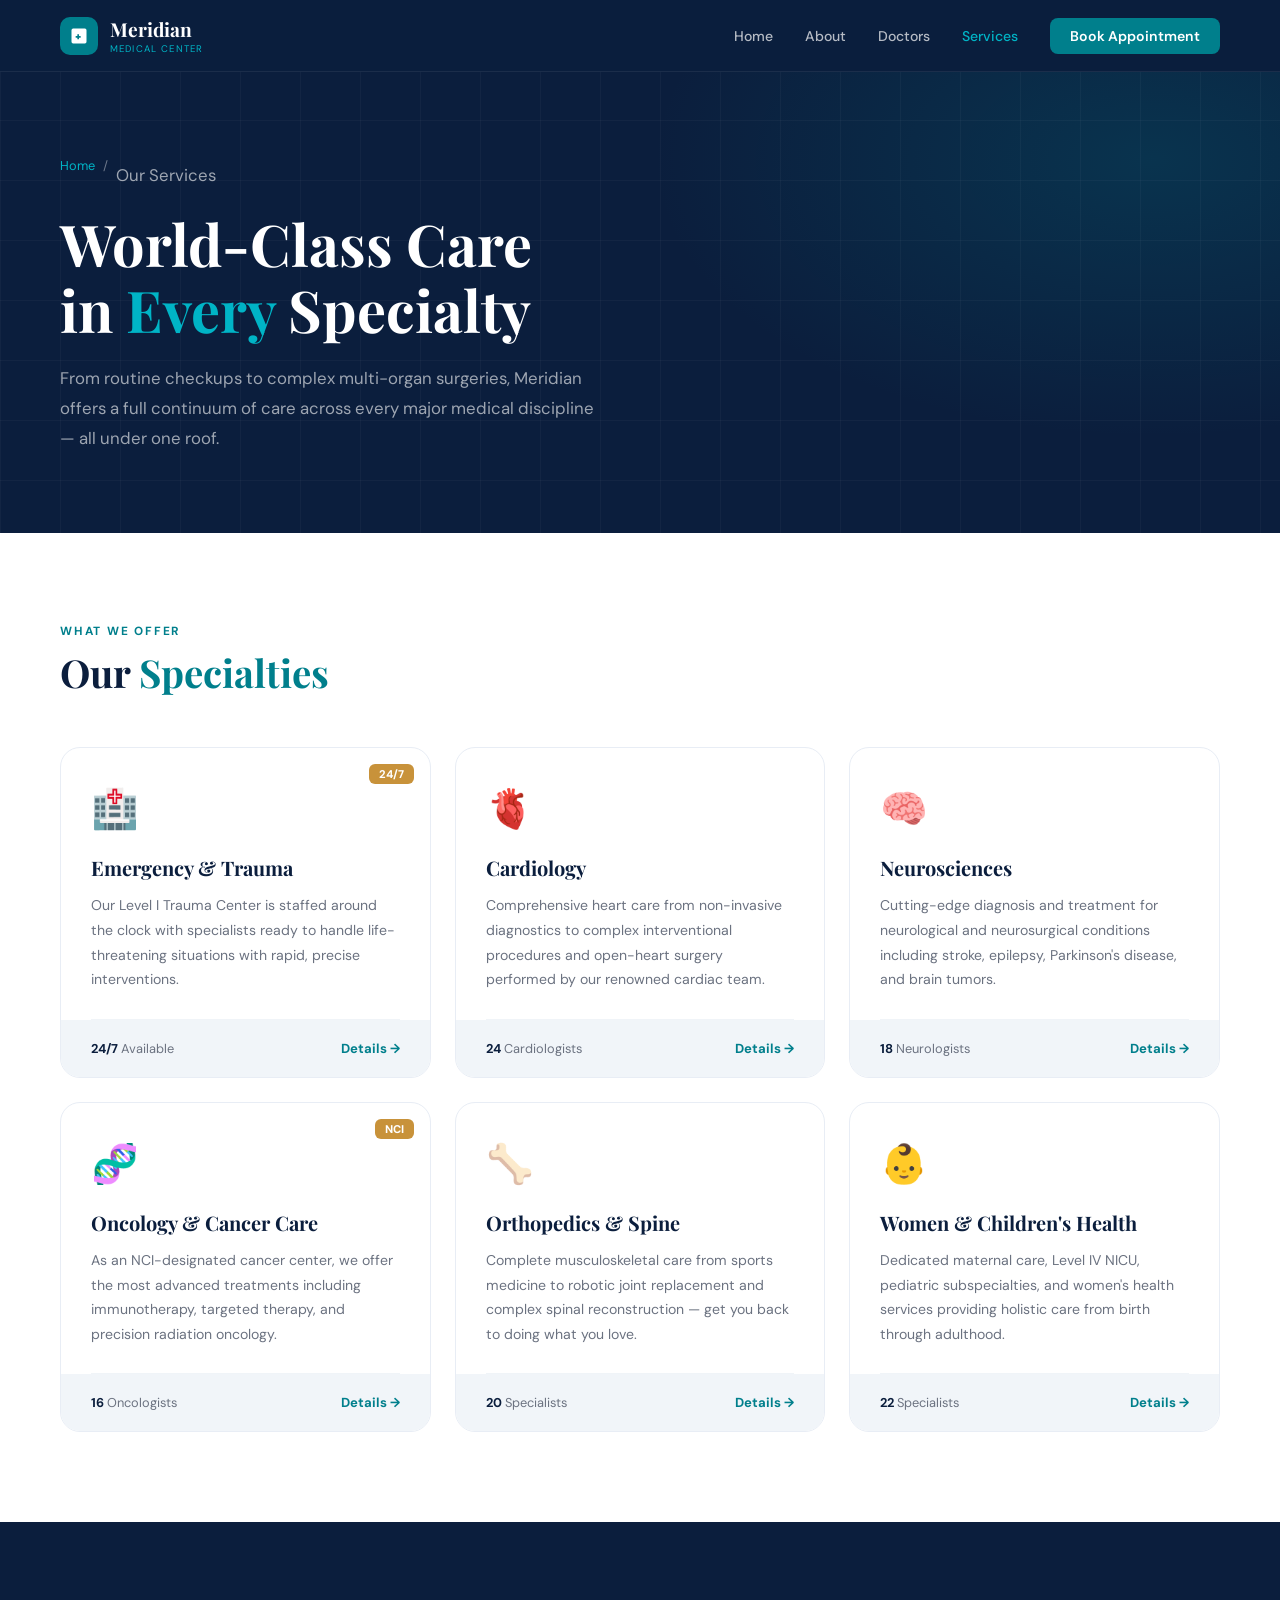
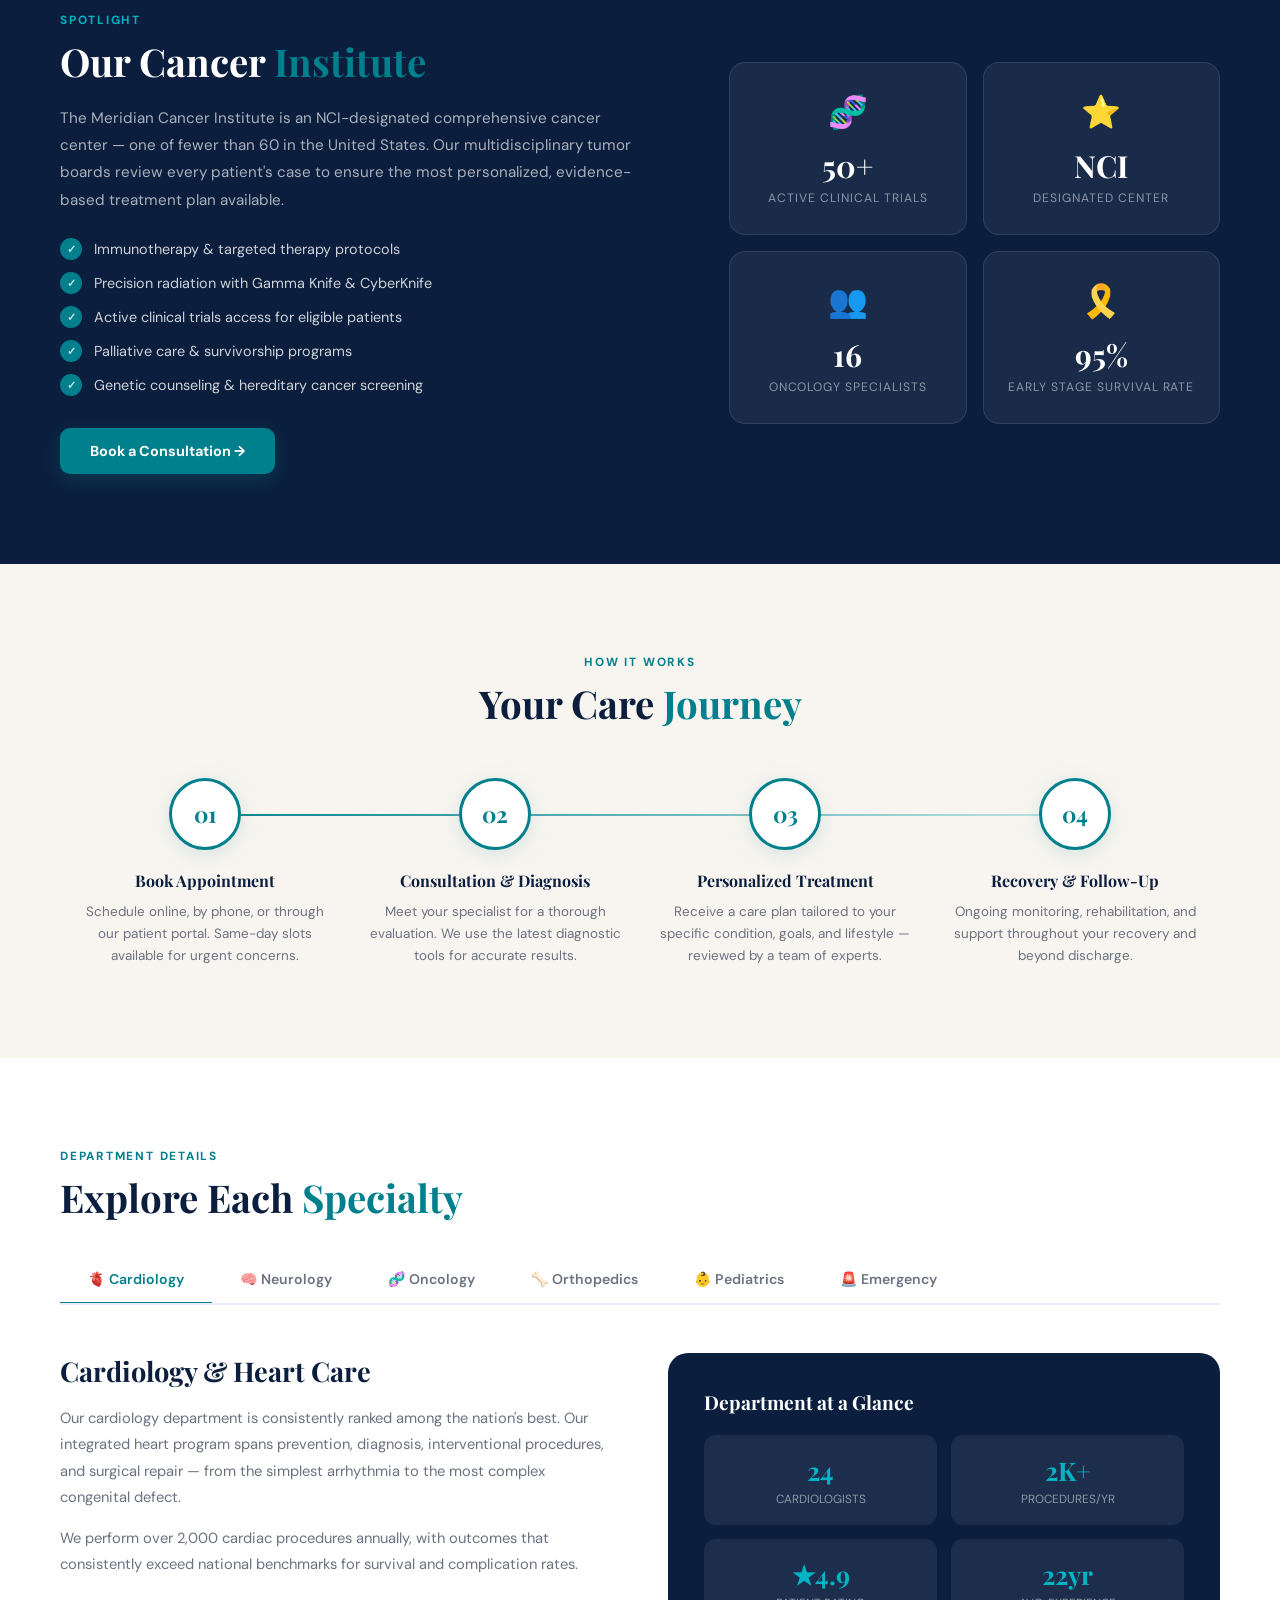
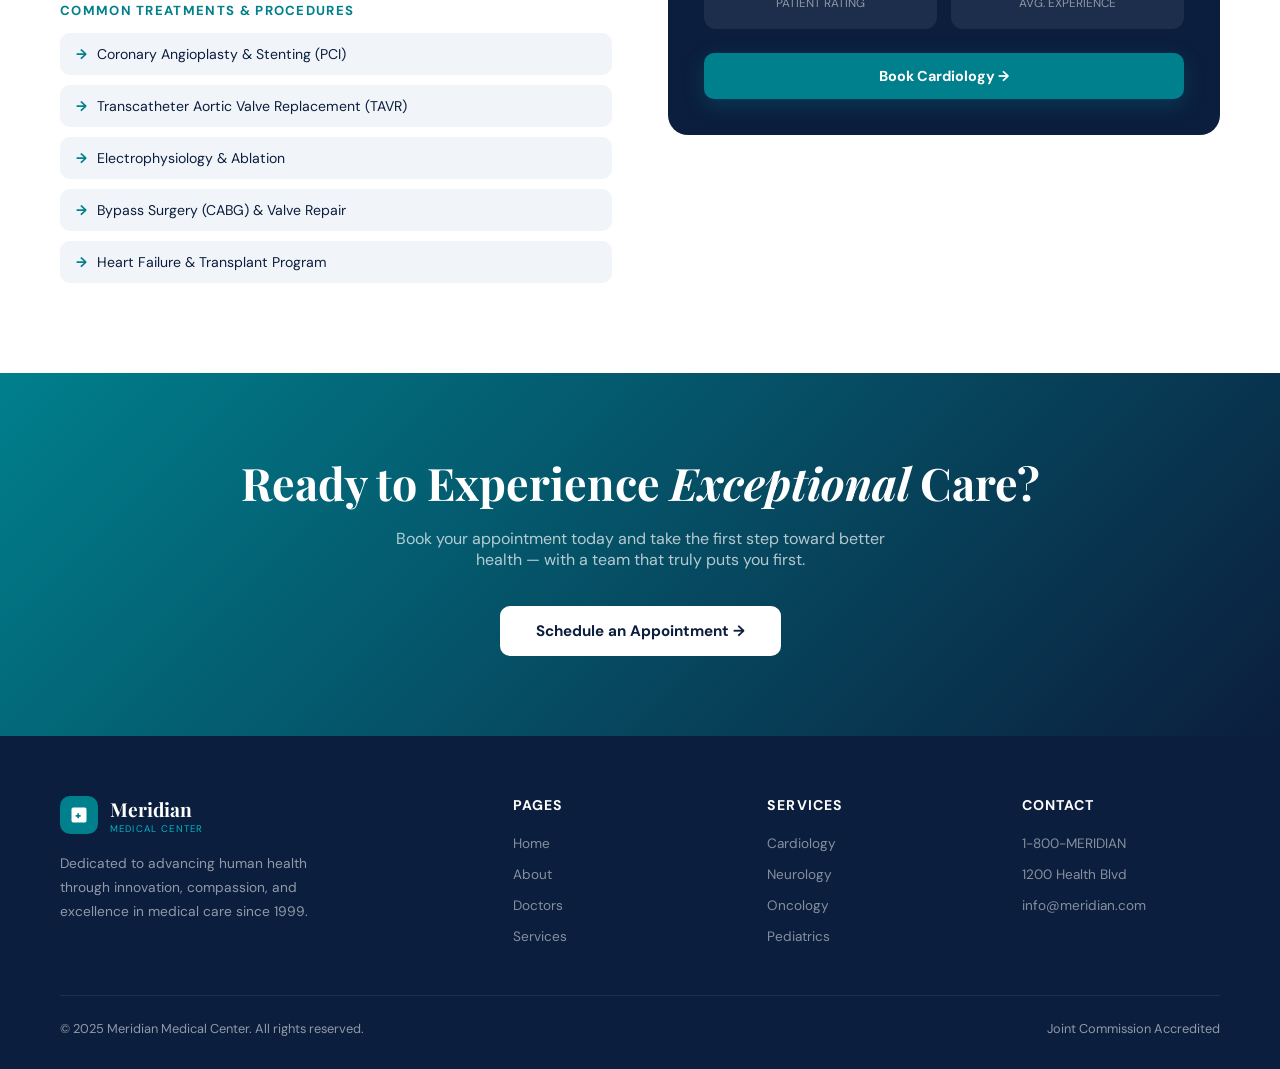
<file: services.html>
<!DOCTYPE html>
<html lang="en">
<head>
  <meta charset="UTF-8"/>
  <meta name="viewport" content="width=device-width, initial-scale=1.0"/>
  <title>Services — Meridian Medical Center</title>
  <link href="https://fonts.googleapis.com/css2?family=Playfair+Display:ital,wght@0,400;0,600;0,700;1,400&family=DM+Sans:wght@300;400;500;600&display=swap" rel="stylesheet"/>
  <link rel="stylesheet" href="services.css">
  
</head>
<body>

<nav>
  <a href="hospital.html" class="logo">
    <div class="logo-icon"><svg viewBox="0 0 24 24"><path d="M19 3H5a2 2 0 0 0-2 2v14a2 2 0 0 0 2 2h14a2 2 0 0 0 2-2V5a2 2 0 0 0-2-2zm-5 11h-2v2h-2v-2H8v-2h2v-2h2v2h2v2z"/></svg></div>
    <span><span class="logo-name">Meridian</span><span class="logo-sub">Medical Center</span></span>
  </a>
  <ul id="nav-links">
    <li><a href="hospital.html">Home</a></li>
    <li><a href="about.html">About</a></li>
    <li><a href="doctors.html">Doctors</a></li>
    <li><a href="services.html" class="active">Services</a></li>
    <li><a href="hospital.html#appointment" class="nav-cta">Book Appointment</a></li>
  </ul>
  <div class="hamburger" id="hamburger"><span></span><span></span><span></span></div>
</nav>

<!-- PAGE HERO -->
<div class="page-hero">
  <div class="page-hero-grid"></div>
  <div class="breadcrumb"><a href="hospital.html">Home</a><span>/</span><p>Our Services</p></div>
  <h1>World-Class Care<br/>in <em>Every</em> Specialty</h1>
  <p>From routine checkups to complex multi-organ surgeries, Meridian offers a full continuum of care across every major medical discipline — all under one roof.</p>
</div>

<!-- SERVICES OVERVIEW -->
<section>
  <div style="display:flex;justify-content:space-between;align-items:flex-end;flex-wrap:wrap;gap:16px;">
    <div><div class="section-label">What We Offer</div><h2 class="section-title">Our <em>Specialties</em></h2></div>
  </div>
  <div class="services-overview">

    <div class="svc-card reveal">
      <div class="svc-card-top">
        <div class="svc-badge">24/7</div>
        <div class="svc-icon">🏥</div>
        <h3>Emergency & Trauma</h3>
        <p>Our Level I Trauma Center is staffed around the clock with specialists ready to handle life-threatening situations with rapid, precise interventions.</p>
      </div>
      <div class="svc-card-bottom"><span><strong>24/7</strong> Available</span><a href="#dept" class="svc-link" onclick="showTab('emergency')">Details →</a></div>
    </div>

    <div class="svc-card reveal">
      <div class="svc-card-top">
        <div class="svc-icon">🫀</div>
        <h3>Cardiology</h3>
        <p>Comprehensive heart care from non-invasive diagnostics to complex interventional procedures and open-heart surgery performed by our renowned cardiac team.</p>
      </div>
      <div class="svc-card-bottom"><span><strong>24</strong> Cardiologists</span><a href="#dept" class="svc-link" onclick="showTab('cardiology')">Details →</a></div>
    </div>

    <div class="svc-card reveal">
      <div class="svc-card-top">
        <div class="svc-icon">🧠</div>
        <h3>Neurosciences</h3>
        <p>Cutting-edge diagnosis and treatment for neurological and neurosurgical conditions including stroke, epilepsy, Parkinson's disease, and brain tumors.</p>
      </div>
      <div class="svc-card-bottom"><span><strong>18</strong> Neurologists</span><a href="#dept" class="svc-link" onclick="showTab('neurology')">Details →</a></div>
    </div>

    <div class="svc-card reveal">
      <div class="svc-card-top">
        <div class="svc-badge">NCI</div>
        <div class="svc-icon">🧬</div>
        <h3>Oncology & Cancer Care</h3>
        <p>As an NCI-designated cancer center, we offer the most advanced treatments including immunotherapy, targeted therapy, and precision radiation oncology.</p>
      </div>
      <div class="svc-card-bottom"><span><strong>16</strong> Oncologists</span><a href="#dept" class="svc-link" onclick="showTab('oncology')">Details →</a></div>
    </div>

    <div class="svc-card reveal">
      <div class="svc-card-top">
        <div class="svc-icon">🦴</div>
        <h3>Orthopedics & Spine</h3>
        <p>Complete musculoskeletal care from sports medicine to robotic joint replacement and complex spinal reconstruction — get you back to doing what you love.</p>
      </div>
      <div class="svc-card-bottom"><span><strong>20</strong> Specialists</span><a href="#dept" class="svc-link" onclick="showTab('ortho')">Details →</a></div>
    </div>

    <div class="svc-card reveal">
      <div class="svc-card-top">
        <div class="svc-icon">👶</div>
        <h3>Women & Children's Health</h3>
        <p>Dedicated maternal care, Level IV NICU, pediatric subspecialties, and women's health services providing holistic care from birth through adulthood.</p>
      </div>
      <div class="svc-card-bottom"><span><strong>22</strong> Specialists</span><a href="#dept" class="svc-link" onclick="showTab('peds')">Details →</a></div>
    </div>

  </div>
</section>

<!-- FEATURED SERVICE -->
<div class="featured-svc">
  <div class="fs-inner">
    <div class="fs-content reveal">
      <div class="section-label">Spotlight</div>
      <h2 class="section-title">Our Cancer <em>Institute</em></h2>
      <p>The Meridian Cancer Institute is an NCI-designated comprehensive cancer center — one of fewer than 60 in the United States. Our multidisciplinary tumor boards review every patient's case to ensure the most personalized, evidence-based treatment plan available.</p>
      <ul class="fs-list">
        <li>Immunotherapy & targeted therapy protocols</li>
        <li>Precision radiation with Gamma Knife & CyberKnife</li>
        <li>Active clinical trials access for eligible patients</li>
        <li>Palliative care & survivorship programs</li>
        <li>Genetic counseling & hereditary cancer screening</li>
      </ul>
      <a href="hospital.html#appointment" class="btn-primary">Book a Consultation →</a>
    </div>
    <div class="fs-visual reveal">
      <div class="fs-stat-box"><div class="emoji">🧬</div><div class="num">50+</div><div class="lbl">Active Clinical Trials</div></div>
      <div class="fs-stat-box"><div class="emoji">⭐</div><div class="num">NCI</div><div class="lbl">Designated Center</div></div>
      <div class="fs-stat-box"><div class="emoji">👥</div><div class="num">16</div><div class="lbl">Oncology Specialists</div></div>
      <div class="fs-stat-box"><div class="emoji">🎗️</div><div class="num">95%</div><div class="lbl">Early Stage Survival Rate</div></div>
    </div>
  </div>
</div>

<!-- PATIENT JOURNEY / PROCESS -->
<section class="process">
  <div style="text-align:center;max-width:560px;margin:0 auto;">
    <div class="section-label" style="text-align:center;">How It Works</div>
    <h2 class="section-title">Your Care <em>Journey</em></h2>
  </div>
  <div class="process-steps">
    <div class="step reveal">
      <div class="step-num">01</div>
      <h4>Book Appointment</h4>
      <p>Schedule online, by phone, or through our patient portal. Same-day slots available for urgent concerns.</p>
    </div>
    <div class="step reveal">
      <div class="step-num">02</div>
      <h4>Consultation & Diagnosis</h4>
      <p>Meet your specialist for a thorough evaluation. We use the latest diagnostic tools for accurate results.</p>
    </div>
    <div class="step reveal">
      <div class="step-num">03</div>
      <h4>Personalized Treatment</h4>
      <p>Receive a care plan tailored to your specific condition, goals, and lifestyle — reviewed by a team of experts.</p>
    </div>
    <div class="step reveal">
      <div class="step-num">04</div>
      <h4>Recovery & Follow-Up</h4>
      <p>Ongoing monitoring, rehabilitation, and support throughout your recovery and beyond discharge.</p>
    </div>
  </div>
</section>

<!-- DEPT DEEP DIVE -->
<section class="dept-detail" id="dept">
  <div class="section-label">Department Details</div>
  <h2 class="section-title" style="margin-bottom:36px;">Explore Each <em>Specialty</em></h2>
  <div class="dept-tabs">
    <button class="dept-tab active" onclick="showTab('cardiology')">🫀 Cardiology</button>
    <button class="dept-tab" onclick="showTab('neurology')">🧠 Neurology</button>
    <button class="dept-tab" onclick="showTab('oncology')">🧬 Oncology</button>
    <button class="dept-tab" onclick="showTab('ortho')">🦴 Orthopedics</button>
    <button class="dept-tab" onclick="showTab('peds')">👶 Pediatrics</button>
    <button class="dept-tab" onclick="showTab('emergency')">🚨 Emergency</button>
  </div>

  <div class="dept-panel active" id="tab-cardiology">
    <div>
      <h3>Cardiology & Heart Care</h3>
      <p>Our cardiology department is consistently ranked among the nation's best. Our integrated heart program spans prevention, diagnosis, interventional procedures, and surgical repair — from the simplest arrhythmia to the most complex congenital defect.</p>
      <p>We perform over 2,000 cardiac procedures annually, with outcomes that consistently exceed national benchmarks for survival and complication rates.</p>
      <div class="dept-treatments">
        <h5>Common Treatments & Procedures</h5>
        <div class="treatment-list">
          <div class="treatment-item">Coronary Angioplasty & Stenting (PCI)</div>
          <div class="treatment-item">Transcatheter Aortic Valve Replacement (TAVR)</div>
          <div class="treatment-item">Electrophysiology & Ablation</div>
          <div class="treatment-item">Bypass Surgery (CABG) & Valve Repair</div>
          <div class="treatment-item">Heart Failure & Transplant Program</div>
        </div>
      </div>
    </div>
    <div class="dept-right-box">
      <h4>Department at a Glance</h4>
      <div class="dept-stats-mini">
        <div class="dsm"><div class="n">24</div><div class="l">Cardiologists</div></div>
        <div class="dsm"><div class="n">2K+</div><div class="l">Procedures/Yr</div></div>
        <div class="dsm"><div class="n">★4.9</div><div class="l">Patient Rating</div></div>
        <div class="dsm"><div class="n">22yr</div><div class="l">Avg. Experience</div></div>
      </div>
      <a href="hospital.html#appointment" class="btn-primary" style="width:100%;display:block;text-align:center;">Book Cardiology →</a>
    </div>
  </div>

  <div class="dept-panel" id="tab-neurology">
    <div>
      <h3>Neurology & Brain Sciences</h3>
      <p>From routine headache management to complex neurosurgical interventions, our neuroscience team combines clinical expertise with the most advanced imaging and treatment technology available.</p>
      <p>Our Comprehensive Stroke Center is certified for thrombectomy and provides 24/7 emergency neurological coverage, consistently delivering stroke-to-needle times well below national averages.</p>
      <div class="dept-treatments">
        <h5>Common Treatments & Procedures</h5>
        <div class="treatment-list">
          <div class="treatment-item">Endovascular Stroke Treatment</div>
          <div class="treatment-item">Deep Brain Stimulation (DBS)</div>
          <div class="treatment-item">Epilepsy Monitoring & Surgery</div>
          <div class="treatment-item">Brain Tumor Resection & Radiosurgery</div>
          <div class="treatment-item">Multiple Sclerosis Infusion Therapy</div>
        </div>
      </div>
    </div>
    <div class="dept-right-box">
      <h4>Department at a Glance</h4>
      <div class="dept-stats-mini">
        <div class="dsm"><div class="n">18</div><div class="l">Neurologists</div></div>
        <div class="dsm"><div class="n">Top 10</div><div class="l">US Ranking</div></div>
        <div class="dsm"><div class="n">★4.8</div><div class="l">Patient Rating</div></div>
        <div class="dsm"><div class="n">18yr</div><div class="l">Avg. Experience</div></div>
      </div>
      <a href="hospital.html#appointment" class="btn-primary" style="width:100%;display:block;text-align:center;">Book Neurology →</a>
    </div>
  </div>

  <div class="dept-panel" id="tab-oncology">
    <div>
      <h3>Oncology & Cancer Care</h3>
      <p>As an NCI-designated Comprehensive Cancer Center, we bring together surgical oncologists, medical oncologists, radiation oncologists, and specialists in pathology, genetics, and palliative care — all to serve you as one unified team.</p>
      <p>Every cancer patient benefits from our weekly tumor board review — a multidisciplinary meeting where leading experts debate and refine your treatment plan to ensure the best possible outcome.</p>
      <div class="dept-treatments">
        <h5>Common Treatments & Procedures</h5>
        <div class="treatment-list">
          <div class="treatment-item">Immunotherapy & CAR-T Cell Therapy</div>
          <div class="treatment-item">Precision Radiation (CyberKnife / Gamma Knife)</div>
          <div class="treatment-item">Robotic-Assisted Oncologic Surgery</div>
          <div class="treatment-item">Clinical Trial Enrollment</div>
          <div class="treatment-item">Palliative Care & Pain Management</div>
        </div>
      </div>
    </div>
    <div class="dept-right-box">
      <h4>Department at a Glance</h4>
      <div class="dept-stats-mini">
        <div class="dsm"><div class="n">16</div><div class="l">Oncologists</div></div>
        <div class="dsm"><div class="n">50+</div><div class="l">Active Trials</div></div>
        <div class="dsm"><div class="n">★5.0</div><div class="l">Patient Rating</div></div>
        <div class="dsm"><div class="n">NCI</div><div class="l">Designated</div></div>
      </div>
      <a href="hospital.html#appointment" class="btn-primary" style="width:100%;display:block;text-align:center;">Book Oncology →</a>
    </div>
  </div>

  <div class="dept-panel" id="tab-ortho">
    <div>
      <h3>Orthopedics & Spine Surgery</h3>
      <p>Our orthopedic surgeons handle everything from athletic injuries to complex revision surgeries and spinal reconstructions. We use robotic-assisted technology for joint replacements, achieving greater implant precision and faster patient recovery times.</p>
      <p>Our dedicated sports medicine clinic works with professional and amateur athletes, offering non-operative and operative solutions to get patients back to peak performance.</p>
      <div class="dept-treatments">
        <h5>Common Treatments & Procedures</h5>
        <div class="treatment-list">
          <div class="treatment-item">Robotic Total Hip & Knee Replacement</div>
          <div class="treatment-item">ACL / Rotator Cuff Reconstruction</div>
          <div class="treatment-item">Lumbar & Cervical Spine Fusion</div>
          <div class="treatment-item">Minimally Invasive Fracture Repair</div>
          <div class="treatment-item">PRP & Regenerative Injections</div>
        </div>
      </div>
    </div>
    <div class="dept-right-box">
      <h4>Department at a Glance</h4>
      <div class="dept-stats-mini">
        <div class="dsm"><div class="n">20</div><div class="l">Specialists</div></div>
        <div class="dsm"><div class="n">3K+</div><div class="l">Surgeries/Yr</div></div>
        <div class="dsm"><div class="n">★4.7</div><div class="l">Patient Rating</div></div>
        <div class="dsm"><div class="n">17yr</div><div class="l">Avg. Experience</div></div>
      </div>
      <a href="hospital.html#appointment" class="btn-primary" style="width:100%;display:block;text-align:center;">Book Orthopedics →</a>
    </div>
  </div>

  <div class="dept-panel" id="tab-peds">
    <div>
      <h3>Women & Children's Health</h3>
      <p>Our family-centered care model supports mothers and children at every life stage. Our Level IV NICU — the highest designation — cares for the most critically ill newborns. Our maternal-fetal medicine team manages high-risk pregnancies with world-class expertise.</p>
      <p>Pediatric subspecialties include cardiology, neurology, oncology, nephrology, and general surgery — all in a child-friendly environment designed to minimize stress and maximize healing.</p>
      <div class="dept-treatments">
        <h5>Common Treatments & Procedures</h5>
        <div class="treatment-list">
          <div class="treatment-item">High-Risk Pregnancy & Maternal-Fetal Medicine</div>
          <div class="treatment-item">Level IV NICU — Neonatal Intensive Care</div>
          <div class="treatment-item">Pediatric Cardiac & Neurological Surgery</div>
          <div class="treatment-item">Minimally Invasive Gynecologic Surgery</div>
          <div class="treatment-item">Fertility & Reproductive Endocrinology</div>
        </div>
      </div>
    </div>
    <div class="dept-right-box">
      <h4>Department at a Glance</h4>
      <div class="dept-stats-mini">
        <div class="dsm"><div class="n">22</div><div class="l">Specialists</div></div>
        <div class="dsm"><div class="n">LvL IV</div><div class="l">NICU Rating</div></div>
        <div class="dsm"><div class="n">★4.9</div><div class="l">Patient Rating</div></div>
        <div class="dsm"><div class="n">15yr</div><div class="l">Avg. Experience</div></div>
      </div>
      <a href="hospital.html#appointment" class="btn-primary" style="width:100%;display:block;text-align:center;">Book Pediatrics →</a>
    </div>
  </div>

  <div class="dept-panel" id="tab-emergency">
    <div>
      <h3>Emergency & Trauma Care</h3>
      <p>Meridian's Emergency Department is a verified Level I Trauma Center — the highest designation — treating over 40,000 emergency patients per year. Our board-certified emergency physicians and trauma surgeons are available 24 hours a day, 365 days a year.</p>
      <p>Our average door-to-physician time is under 10 minutes. For true emergencies, our helipad accommodates air transport from across the region, and our mobile stroke unit extends our reach into the community.</p>
      <div class="dept-treatments">
        <h5>Common Treatments & Procedures</h5>
        <div class="treatment-list">
          <div class="treatment-item">Trauma Surgery & Critical Care</div>
          <div class="treatment-item">Cardiac & Stroke Emergency Response</div>
          <div class="treatment-item">Pediatric Emergency Services</div>
          <div class="treatment-item">Toxicology & Poisoning Treatment</div>
          <div class="treatment-item">Burn & Wound Care Unit</div>
        </div>
      </div>
    </div>
    <div class="dept-right-box">
      <h4>Department at a Glance</h4>
      <div class="dept-stats-mini">
        <div class="dsm"><div class="n">40K</div><div class="l">Patients/Yr</div></div>
        <div class="dsm"><div class="n">Lvl I</div><div class="l">Trauma Center</div></div>
        <div class="dsm"><div class="n">&lt;10m</div><div class="l">Door-to-Doctor</div></div>
        <div class="dsm"><div class="n">24/7</div><div class="l">Availability</div></div>
      </div>
      <a href="tel:18006374346" class="btn-primary" style="width:100%;display:block;text-align:center;">Call Emergency Line →</a>
    </div>
  </div>

</section>

<!-- CTA BAND -->
<div class="cta-band">
  <h2>Ready to Experience <em>Exceptional</em> Care?</h2>
  <p>Book your appointment today and take the first step toward better health — with a team that truly puts you first.</p>
  <a href="hospital.html#appointment" class="btn-white">Schedule an Appointment →</a>
</div>

<!-- FOOTER -->
<footer>
  <div class="footer-top">
    <div class="footer-brand">
      <a href="hospital.html" class="logo"><div class="logo-icon"><svg viewBox="0 0 24 24"><path d="M19 3H5a2 2 0 0 0-2 2v14a2 2 0 0 0 2 2h14a2 2 0 0 0 2-2V5a2 2 0 0 0-2-2zm-5 11h-2v2h-2v-2H8v-2h2v-2h2v2h2v2z"/></svg></div><span><span class="logo-name">Meridian</span><span class="logo-sub">Medical Center</span></span></a>
      <p>Dedicated to advancing human health through innovation, compassion, and excellence in medical care since 1999.</p>
    </div>
    <div><h4>Pages</h4><ul><li><a href="hospital.html">Home</a></li><li><a href="about.html">About</a></li><li><a href="doctors.html">Doctors</a></li><li><a href="services.html">Services</a></li></ul></div>
    <div><h4>Services</h4><ul><li><a href="#">Cardiology</a></li><li><a href="#">Neurology</a></li><li><a href="#">Oncology</a></li><li><a href="#">Pediatrics</a></li></ul></div>
    <div><h4>Contact</h4><ul><li><a href="#">1-800-MERIDIAN</a></li><li><a href="#">1200 Health Blvd</a></li><li><a href="#">info@meridian.com</a></li></ul></div>
  </div>
  <div class="footer-bottom"><p>© 2025 Meridian Medical Center. All rights reserved.</p><p>Joint Commission Accredited</p></div>
</footer>

<script>
  document.getElementById('hamburger').addEventListener('click',function(){
    const l=document.getElementById('nav-links');
    l.style.display=l.style.display==='flex'?'none':'flex';
    if(l.style.display==='flex')l.style.cssText='display:flex;flex-direction:column;position:absolute;top:66px;left:0;right:0;background:rgba(11,30,61,.98);padding:22px 28px;gap:18px;';
  });

  function showTab(id){
    document.querySelectorAll('.dept-panel').forEach(p=>p.classList.remove('active'));
    document.querySelectorAll('.dept-tab').forEach(t=>t.classList.remove('active'));
    document.getElementById('tab-'+id).classList.add('active');
    const tabs=document.querySelectorAll('.dept-tab');
    const map={cardiology:0,neurology:1,oncology:2,ortho:3,peds:4,emergency:5};
    tabs[map[id]].classList.add('active');
    document.getElementById('dept').scrollIntoView({behavior:'smooth',block:'start'});
  }

  const obs=new IntersectionObserver(e=>{e.forEach(el=>{if(el.isIntersecting)el.target.classList.add('visible');});},{threshold:.1});
  document.querySelectorAll('.reveal').forEach(el=>obs.observe(el));
</script>
</body>
</html>
</file>
<file: index.css>
*, *::before, *::after { margin: 0; padding: 0; box-sizing: border-box; }

    :root {
      --navy: #0b1e3d;
      --teal: #007f8c;
      --teal-light: #00b4c6;
      --gold: #c8923a;
      --cream: #f8f5f0;
      --white: #ffffff;
      --gray: #6b7280;
      --light-gray: #f1f5f9;
    }

    html { scroll-behavior: smooth; }

    body {
      font-family: 'DM Sans', sans-serif;
      background: var(--white);
      color: var(--navy);
      overflow-x: hidden;
    }

    /* NAV */
    nav {
      position: fixed; top: 0; width: 100%; z-index: 100;
      display: flex; align-items: center; justify-content: space-between;
      padding: 18px 60px;
      background: rgba(11,30,61,0.96);
      backdrop-filter: blur(10px);
      border-bottom: 1px solid rgba(255,255,255,0.07);
      transition: all 0.3s;
    }
    .logo {
      display: flex; align-items: center; gap: 12px;
      text-decoration: none;
    }
    .logo-icon {
      width: 40px; height: 40px; background: var(--teal);
      border-radius: 10px; display: flex; align-items: center; justify-content: center;
    }
    .logo-icon svg { width: 22px; height: 22px; fill: white; }
    .logo-text { font-family: 'Playfair Display', serif; font-size: 1.3rem; color: white; font-weight: 700; }
    .logo-sub { font-size: 0.65rem; color: var(--teal-light); letter-spacing: 0.12em; text-transform: uppercase; display: block; }

    nav ul { list-style: none; display: flex; gap: 36px; align-items: center; }
    nav ul a { text-decoration: none; color: rgba(255,255,255,0.75); font-size: 0.9rem; font-weight: 500; transition: color 0.2s; letter-spacing: 0.02em; }
    nav ul a:hover { color: var(--teal-light); }
    .nav-cta {
      background: var(--teal); color: white !important; padding: 10px 22px;
      border-radius: 8px; font-weight: 600 !important;
      transition: background 0.2s !important;
    }
    .nav-cta:hover { background: var(--teal-light) !important; color: white !important; }

    /* HERO */
    .hero {
      min-height: 100vh;
      background: var(--navy);
      display: grid;
      grid-template-columns: 1fr 1fr;
      align-items: center;
      padding: 120px 60px 60px;
      position: relative;
      overflow: hidden;
    }
    .hero::before {
      content: '';
      position: absolute; inset: 0;
      background: radial-gradient(ellipse 80% 60% at 70% 50%, rgba(0,127,140,0.18) 0%, transparent 70%);
      pointer-events: none;
    }
    .hero-grid-bg {
      position: absolute; inset: 0;
      background-image: linear-gradient(rgba(255,255,255,0.03) 1px, transparent 1px),
                        linear-gradient(90deg, rgba(255,255,255,0.03) 1px, transparent 1px);
      background-size: 60px 60px;
      pointer-events: none;
    }
    .hero-left { position: relative; z-index: 2; }
    .hero-badge {
      display: inline-flex; align-items: center; gap: 8px;
      background: rgba(0,180,198,0.12); border: 1px solid rgba(0,180,198,0.25);
      color: var(--teal-light); padding: 6px 16px; border-radius: 50px;
      font-size: 0.78rem; font-weight: 600; letter-spacing: 0.1em; text-transform: uppercase;
      margin-bottom: 28px;
      animation: fadeUp 0.6s ease both;
    }
    .hero-badge span { width: 6px; height: 6px; background: var(--teal-light); border-radius: 50%; display: inline-block; animation: pulse 2s infinite; }
    @keyframes pulse { 0%,100%{opacity:1;transform:scale(1)} 50%{opacity:0.5;transform:scale(1.4)} }

    h1 {
      font-family: 'Playfair Display', serif;
      font-size: clamp(2.6rem, 4.5vw, 4rem);
      color: white; line-height: 1.15; font-weight: 700;
      margin-bottom: 24px;
      animation: fadeUp 0.6s 0.1s ease both;
    }
    h1 em { color: var(--teal-light); font-style: normal; }

    .hero-desc {
      color: rgba(255,255,255,0.65); font-size: 1.05rem; line-height: 1.75;
      max-width: 480px; margin-bottom: 42px;
      animation: fadeUp 0.6s 0.2s ease both;
    }

    .hero-actions { display: flex; gap: 16px; align-items: center; animation: fadeUp 0.6s 0.3s ease both; }
    .btn-primary {
      background: var(--teal); color: white; padding: 15px 32px;
      border: none; border-radius: 10px; font-size: 0.95rem; font-weight: 600;
      cursor: pointer; text-decoration: none; display: inline-block;
      transition: all 0.25s; box-shadow: 0 6px 24px rgba(0,127,140,0.4);
    }
    .btn-primary:hover { background: var(--teal-light); transform: translateY(-2px); box-shadow: 0 10px 32px rgba(0,180,198,0.45); }
    .btn-secondary {
      color: rgba(255,255,255,0.8); font-size: 0.95rem; font-weight: 500;
      text-decoration: none; display: flex; align-items: center; gap: 8px;
      transition: color 0.2s;
    }
    .btn-secondary:hover { color: var(--teal-light); }
    .btn-secondary .arrow { width: 32px; height: 32px; border-radius: 50%; border: 1px solid rgba(255,255,255,0.25); display: flex; align-items: center; justify-content: center; font-size: 0.9rem; transition: all 0.2s; }
    .btn-secondary:hover .arrow { border-color: var(--teal-light); background: rgba(0,180,198,0.1); }

    .hero-stats {
      display: flex; gap: 48px; margin-top: 60px;
      animation: fadeUp 0.6s 0.4s ease both;
    }
    .stat-num { font-family: 'Playfair Display', serif; font-size: 2.2rem; color: white; font-weight: 700; }
    .stat-num span { color: var(--gold); }
    .stat-label { color: rgba(255,255,255,0.45); font-size: 0.8rem; text-transform: uppercase; letter-spacing: 0.08em; margin-top: 2px; }

    .hero-right {
      position: relative; z-index: 2;
      display: flex; justify-content: center; align-items: center;
      animation: fadeUp 0.6s 0.2s ease both;
    }
    .hero-card-main {
      background: rgba(255,255,255,0.05);
      border: 1px solid rgba(255,255,255,0.1);
      border-radius: 24px; padding: 40px;
      backdrop-filter: blur(12px);
      width: 100%; max-width: 440px;
    }
    .hero-card-main h3 { font-family: 'Playfair Display', serif; color: white; font-size: 1.25rem; margin-bottom: 24px; }
    .dept-grid { display: grid; grid-template-columns: 1fr 1fr; gap: 12px; }
    .dept-item {
      background: rgba(255,255,255,0.05); border: 1px solid rgba(255,255,255,0.08);
      border-radius: 12px; padding: 16px;
      transition: all 0.25s; cursor: pointer;
    }
    .dept-item:hover { background: rgba(0,127,140,0.2); border-color: var(--teal); transform: translateY(-2px); }
    .dept-icon { font-size: 1.5rem; margin-bottom: 8px; }
    .dept-name { color: rgba(255,255,255,0.85); font-size: 0.85rem; font-weight: 500; }
    .dept-count { color: rgba(255,255,255,0.4); font-size: 0.75rem; margin-top: 2px; }

    .floating-badge {
      position: absolute; top: -16px; right: -16px;
      background: var(--gold); color: white; border-radius: 12px; padding: 12px 18px;
      font-size: 0.78rem; font-weight: 700; text-align: center;
      box-shadow: 0 8px 24px rgba(200,146,58,0.4);
    }
    .floating-badge .big { font-size: 1.5rem; font-family: 'Playfair Display', serif; display: block; }

    @keyframes fadeUp { from { opacity: 0; transform: translateY(24px); } to { opacity: 1; transform: translateY(0); } }

    /* SECTION COMMON */
    section { padding: 100px 60px; }
    .section-label { font-size: 0.75rem; font-weight: 700; letter-spacing: 0.15em; text-transform: uppercase; color: var(--teal); margin-bottom: 12px; }
    .section-title { font-family: 'Playfair Display', serif; font-size: clamp(2rem, 3.5vw, 2.8rem); font-weight: 700; color: var(--navy); line-height: 1.2; }
    .section-title em { color: var(--teal); font-style: normal; }

    /* ABOUT */
    .about { background: var(--cream); }
    .about-inner { display: grid; grid-template-columns: 1fr 1fr; gap: 80px; align-items: center; }
    .about-visual { position: relative; }
    .about-img-block {
      background: linear-gradient(135deg, var(--teal) 0%, var(--navy) 100%);
      border-radius: 20px; height: 420px; position: relative; overflow: hidden;
      display: flex; align-items: center; justify-content: center;
    }
    .about-img-block svg { width: 180px; height: 180px; opacity: 0.15; fill: white; }
    .about-img-overlay {
      position: absolute; bottom: -20px; right: -20px;
      background: white; border-radius: 16px; padding: 22px 28px;
      box-shadow: 0 16px 48px rgba(0,0,0,0.12);
    }
    .about-img-overlay .big-num { font-family: 'Playfair Display', serif; font-size: 2.4rem; color: var(--teal); font-weight: 700; }
    .about-img-overlay p { font-size: 0.82rem; color: var(--gray); max-width: 120px; margin-top: 2px; }
    .about-text p { color: var(--gray); font-size: 1rem; line-height: 1.8; margin: 20px 0; }
    .about-points { list-style: none; margin-top: 28px; display: flex; flex-direction: column; gap: 14px; }
    .about-points li { display: flex; align-items: center; gap: 12px; color: var(--navy); font-weight: 500; font-size: 0.95rem; }
    .about-points li::before { content: ''; width: 8px; height: 8px; background: var(--teal); border-radius: 50%; flex-shrink: 0; }

    /* SERVICES */
    .services { background: var(--white); }
    .services-header { display: flex; justify-content: space-between; align-items: flex-end; margin-bottom: 56px; }
    .services-grid { display: grid; grid-template-columns: repeat(3, 1fr); gap: 24px; }
    .service-card {
      border: 1.5px solid #e8edf5; border-radius: 18px; padding: 36px 30px;
      transition: all 0.3s; cursor: pointer; position: relative; overflow: hidden;
    }
    .service-card::before {
      content: ''; position: absolute; inset: 0;
      background: linear-gradient(135deg, rgba(0,127,140,0.06) 0%, transparent 60%);
      opacity: 0; transition: opacity 0.3s;
    }
    .service-card:hover { border-color: var(--teal); transform: translateY(-6px); box-shadow: 0 20px 48px rgba(0,127,140,0.12); }
    .service-card:hover::before { opacity: 1; }
    .service-icon {
      width: 56px; height: 56px; background: var(--light-gray); border-radius: 14px;
      display: flex; align-items: center; justify-content: center; font-size: 1.6rem;
      margin-bottom: 22px; transition: background 0.3s;
    }
    .service-card:hover .service-icon { background: rgba(0,127,140,0.12); }
    .service-card h3 { font-family: 'Playfair Display', serif; font-size: 1.2rem; color: var(--navy); margin-bottom: 12px; }
    .service-card p { color: var(--gray); font-size: 0.88rem; line-height: 1.7; }
    .service-link { display: inline-flex; align-items: center; gap: 6px; color: var(--teal); font-size: 0.85rem; font-weight: 600; margin-top: 20px; text-decoration: none; }

    /* DOCTORS */
    .doctors { background: var(--navy); }
    .doctors .section-label { color: var(--teal-light); }
    .doctors .section-title { color: white; }
    .doctors-grid { display: grid; grid-template-columns: repeat(4, 1fr); gap: 24px; margin-top: 56px; }
    .doctor-card {
      background: rgba(255,255,255,0.05); border: 1px solid rgba(255,255,255,0.1);
      border-radius: 18px; overflow: hidden; transition: all 0.3s;
    }
    .doctor-card:hover { transform: translateY(-6px); background: rgba(0,127,140,0.15); border-color: var(--teal); }
    .doctor-avatar {
      height: 200px; background: linear-gradient(160deg, rgba(0,127,140,0.3) 0%, rgba(11,30,61,0.8) 100%);
      display: flex; align-items: center; justify-content: center; font-size: 4.5rem; position: relative;
    }
    .doctor-badge {
      position: absolute; bottom: 12px; right: 12px;
      background: var(--teal); color: white; border-radius: 6px; padding: 3px 10px;
      font-size: 0.72rem; font-weight: 700;
    }
    .doctor-info { padding: 22px 20px; }
    .doctor-info h4 { font-family: 'Playfair Display', serif; color: white; font-size: 1rem; }
    .doctor-info .spec { color: var(--teal-light); font-size: 0.8rem; margin: 4px 0 12px; }
    .doctor-meta { display: flex; gap: 14px; }
    .doctor-meta span { color: rgba(255,255,255,0.45); font-size: 0.78rem; }
    .doctor-meta strong { color: rgba(255,255,255,0.8); }

    /* APPOINTMENT */
    .appointment { background: var(--cream); }
    .appt-inner { display: grid; grid-template-columns: 1fr 1.2fr; gap: 80px; align-items: center; }
    .appt-form-wrap {
      background: white; border-radius: 24px; padding: 44px;
      box-shadow: 0 12px 56px rgba(0,0,0,0.08);
    }
    .appt-form-wrap h3 { font-family: 'Playfair Display', serif; font-size: 1.5rem; color: var(--navy); margin-bottom: 28px; }
    .form-row { display: grid; grid-template-columns: 1fr 1fr; gap: 16px; }
    .form-group { margin-bottom: 16px; }
    .form-group label { display: block; font-size: 0.82rem; font-weight: 600; color: var(--navy); margin-bottom: 7px; }
    .form-group input, .form-group select {
      width: 100%; padding: 12px 16px; border: 1.5px solid #e2e8f0;
      border-radius: 10px; font-size: 0.9rem; font-family: 'DM Sans', sans-serif;
      color: var(--navy); background: var(--cream);
      transition: border-color 0.2s; outline: none;
    }
    .form-group input:focus, .form-group select:focus { border-color: var(--teal); background: white; }
    .form-submit {
      width: 100%; padding: 15px; background: var(--teal); color: white;
      border: none; border-radius: 10px; font-size: 0.95rem; font-weight: 700;
      font-family: 'DM Sans', sans-serif; cursor: pointer;
      transition: all 0.25s; box-shadow: 0 6px 20px rgba(0,127,140,0.3); margin-top: 8px;
    }
    .form-submit:hover { background: var(--navy); box-shadow: 0 8px 28px rgba(11,30,61,0.25); }

    .appt-info { }
    .appt-info p { color: var(--gray); line-height: 1.8; margin: 18px 0 36px; }
    .contact-items { display: flex; flex-direction: column; gap: 18px; }
    .contact-item { display: flex; align-items: center; gap: 16px; }
    .contact-icon { width: 46px; height: 46px; background: rgba(0,127,140,0.1); border-radius: 12px; display: flex; align-items: center; justify-content: center; font-size: 1.2rem; flex-shrink: 0; }
    .contact-item h5 { font-size: 0.82rem; color: var(--gray); font-weight: 500; }
    .contact-item p { font-size: 0.95rem; color: var(--navy); font-weight: 600; margin: 0; }

    /* TESTIMONIALS */
    .testimonials { background: white; }
    .test-grid { display: grid; grid-template-columns: repeat(3, 1fr); gap: 24px; margin-top: 56px; }
    .test-card {
      background: var(--cream); border-radius: 18px; padding: 36px 30px; position: relative;
      transition: all 0.3s;
    }
    .test-card:hover { transform: translateY(-4px); box-shadow: 0 16px 40px rgba(0,0,0,0.08); }
    .test-quote { font-size: 3rem; color: var(--teal); font-family: Georgia, serif; line-height: 1; margin-bottom: 16px; }
    .test-card p { color: var(--gray); font-size: 0.92rem; line-height: 1.75; font-style: italic; }
    .test-author { display: flex; align-items: center; gap: 12px; margin-top: 24px; }
    .test-avatar { width: 44px; height: 44px; border-radius: 50%; background: linear-gradient(135deg, var(--teal), var(--navy)); display: flex; align-items: center; justify-content: center; font-size: 1.2rem; }
    .test-author h5 { font-size: 0.92rem; color: var(--navy); font-weight: 700; }
    .test-author span { font-size: 0.78rem; color: var(--teal); }
    .stars { color: var(--gold); font-size: 0.85rem; margin-bottom: 12px; letter-spacing: 2px; }

    /* FOOTER */
    footer {
      background: var(--navy); color: rgba(255,255,255,0.6); padding: 72px 60px 36px;
    }
    .footer-top { display: grid; grid-template-columns: 2fr 1fr 1fr 1fr; gap: 60px; margin-bottom: 60px; }
    .footer-brand p { font-size: 0.88rem; line-height: 1.75; margin: 18px 0 28px; max-width: 280px; }
    footer h4 { color: white; font-size: 0.92rem; font-weight: 700; margin-bottom: 20px; text-transform: uppercase; letter-spacing: 0.08em; }
    footer ul { list-style: none; display: flex; flex-direction: column; gap: 12px; }
    footer ul a { color: rgba(255,255,255,0.55); text-decoration: none; font-size: 0.87rem; transition: color 0.2s; }
    footer ul a:hover { color: var(--teal-light); }
    .footer-bottom { border-top: 1px solid rgba(255,255,255,0.08); padding-top: 28px; display: flex; justify-content: space-between; align-items: center; }
    .footer-bottom p { font-size: 0.82rem; }
    .emergency-banner {
      background: var(--gold); color: white; text-align: center;
      padding: 14px; font-weight: 700; font-size: 0.92rem; letter-spacing: 0.05em;
    }
    .emergency-banner span { font-size: 1.1rem; }

    /* MODAL */
    .modal-overlay {
      position: fixed; inset: 0; background: rgba(0,0,0,0.6); z-index: 1000;
      display: none; align-items: center; justify-content: center;
      backdrop-filter: blur(4px);
    }
    .modal-overlay.open { display: flex; }
    .modal {
      background: white; border-radius: 24px; padding: 48px;
      max-width: 500px; width: 90%; text-align: center;
      animation: popIn 0.3s ease;
    }
    @keyframes popIn { from { opacity:0; transform:scale(0.9); } to { opacity:1; transform:scale(1); } }
    .modal h3 { font-family: 'Playfair Display', serif; font-size: 1.6rem; color: var(--navy); margin-bottom: 12px; }
    .modal p { color: var(--gray); margin-bottom: 28px; }
    .modal-close { background: var(--teal); color: white; border: none; padding: 12px 32px; border-radius: 8px; font-size: 0.95rem; font-weight: 600; cursor: pointer; }

    /* HAMBURGER */
    .hamburger { display: none; flex-direction: column; gap: 5px; cursor: pointer; }
    .hamburger span { width: 24px; height: 2px; background: white; border-radius: 2px; transition: all 0.3s; }

    @media (max-width: 1024px) {
      nav { padding: 16px 30px; }
      nav ul { display: none; }
      .hamburger { display: flex; }
      .hero { grid-template-columns: 1fr; padding: 100px 30px 60px; }
      .hero-right { display: none; }
      .about-inner { grid-template-columns: 1fr; }
      .services-grid { grid-template-columns: repeat(2, 1fr); }
      .doctors-grid { grid-template-columns: repeat(2, 1fr); }
      .appt-inner { grid-template-columns: 1fr; }
      .test-grid { grid-template-columns: 1fr; }
      .footer-top { grid-template-columns: 1fr 1fr; gap: 40px; }
      section { padding: 70px 30px; }
    }
    @media (max-width: 600px) {
      .hero-stats { flex-direction: column; gap: 20px; }
      .services-grid { grid-template-columns: 1fr; }
      .doctors-grid { grid-template-columns: 1fr; }
      .form-row { grid-template-columns: 1fr; }
      .footer-top { grid-template-columns: 1fr; }
    }
</file>
<file: about.css>
*,*::before,*::after{margin:0;padding:0;box-sizing:border-box;}
    :root{
      --navy:#0b1e3d;--teal:#007f8c;--teal-light:#00b4c6;
      --gold:#c8923a;--cream:#f8f5f0;--white:#fff;
      --gray:#6b7280;--light:#f1f5f9;
    }
    html{scroll-behavior:smooth;}
    body{font-family:'DM Sans',sans-serif;background:var(--white);color:var(--navy);overflow-x:hidden;}

    /* ── NAV ── */
    nav{position:fixed;top:0;width:100%;z-index:100;display:flex;align-items:center;justify-content:space-between;padding:16px 60px;background:rgba(11,30,61,0.97);backdrop-filter:blur(12px);border-bottom:1px solid rgba(255,255,255,0.07);}
    .logo{display:flex;align-items:center;gap:12px;text-decoration:none;}
    .logo-icon{width:38px;height:38px;background:var(--teal);border-radius:10px;display:flex;align-items:center;justify-content:center;}
    .logo-icon svg{width:20px;height:20px;fill:white;}
    .logo-name{font-family:'Playfair Display',serif;font-size:1.2rem;color:white;font-weight:700;}
    .logo-sub{font-size:0.6rem;color:var(--teal-light);letter-spacing:.12em;text-transform:uppercase;display:block;}
    nav ul{list-style:none;display:flex;gap:32px;align-items:center;}
    nav ul a{text-decoration:none;color:rgba(255,255,255,.7);font-size:.88rem;font-weight:500;transition:color .2s;letter-spacing:.02em;}
    nav ul a:hover,nav ul a.active{color:var(--teal-light);}
    .nav-cta{background:var(--teal);color:white!important;padding:9px 20px;border-radius:8px;font-weight:600!important;}
    .nav-cta:hover{background:var(--teal-light)!important;}
    .hamburger{display:none;flex-direction:column;gap:5px;cursor:pointer;}
    .hamburger span{width:24px;height:2px;background:white;border-radius:2px;}

    /* ── PAGE HERO ── */
    .page-hero{padding:140px 60px 80px;background:var(--navy);position:relative;overflow:hidden;}
    .page-hero::before{content:'';position:absolute;inset:0;background:radial-gradient(ellipse 70% 80% at 20% 50%,rgba(0,127,140,.2) 0%,transparent 65%);}
    .page-hero-grid{position:absolute;inset:0;background-image:linear-gradient(rgba(255,255,255,.03) 1px,transparent 1px),linear-gradient(90deg,rgba(255,255,255,.03) 1px,transparent 1px);background-size:60px 60px;pointer-events:none;}
    .breadcrumb{display:flex;align-items:center;gap:8px;margin-bottom:20px;position:relative;z-index:2;}
    .breadcrumb a{color:var(--teal-light);font-size:.8rem;text-decoration:none;}
    .breadcrumb span{color:rgba(255,255,255,.3);font-size:.8rem;}
    .breadcrumb p{color:rgba(255,255,255,.5);font-size:.8rem;}
    .page-hero h1{font-family:'Playfair Display',serif;font-size:clamp(2.4rem,5vw,3.6rem);color:white;font-weight:700;line-height:1.15;position:relative;z-index:2;max-width:700px;}
    .page-hero h1 em{color:var(--teal-light);font-style:normal;}
    .page-hero p{color:rgba(255,255,255,.6);font-size:1.05rem;line-height:1.8;max-width:560px;margin-top:20px;position:relative;z-index:2;}

    /* ── SECTIONS ── */
    section{padding:90px 60px;}
    .section-label{font-size:.74rem;font-weight:700;letter-spacing:.15em;text-transform:uppercase;color:var(--teal);margin-bottom:10px;}
    .section-title{font-family:'Playfair Display',serif;font-size:clamp(1.8rem,3vw,2.6rem);font-weight:700;color:var(--navy);line-height:1.2;}
    .section-title em{color:var(--teal);font-style:normal;}

    /* ── MISSION / VISION ── */
    .mv-grid{display:grid;grid-template-columns:repeat(3,1fr);gap:28px;margin-top:56px;}
    .mv-card{border-radius:20px;padding:38px 32px;position:relative;overflow:hidden;transition:transform .3s;}
    .mv-card:hover{transform:translateY(-6px);}
    .mv-card.navy{background:var(--navy);color:white;}
    .mv-card.teal{background:var(--teal);color:white;}
    .mv-card.cream{background:var(--cream);}
    .mv-card .card-icon{font-size:2.2rem;margin-bottom:20px;}
    .mv-card h3{font-family:'Playfair Display',serif;font-size:1.3rem;margin-bottom:14px;}
    .mv-card p{font-size:.9rem;line-height:1.75;opacity:.85;}
    .mv-card.cream h3{color:var(--navy);}
    .mv-card.cream p{color:var(--gray);}

    /* ── STORY ── */
    .story{background:var(--cream);}
    .story-inner{display:grid;grid-template-columns:1fr 1fr;gap:80px;align-items:center;}
    .timeline{margin-top:32px;display:flex;flex-direction:column;gap:0;}
    .tl-item{display:flex;gap:20px;position:relative;}
    .tl-item:not(:last-child)::before{content:'';position:absolute;left:15px;top:32px;bottom:-8px;width:2px;background:linear-gradient(to bottom,var(--teal),rgba(0,127,140,.1));}
    .tl-dot{width:32px;height:32px;background:var(--teal);border-radius:50%;display:flex;align-items:center;justify-content:center;flex-shrink:0;color:white;font-size:.75rem;font-weight:700;margin-top:4px;}
    .tl-content{padding-bottom:32px;}
    .tl-year{font-size:.78rem;font-weight:700;color:var(--teal);letter-spacing:.1em;text-transform:uppercase;}
    .tl-content h4{font-family:'Playfair Display',serif;font-size:1.05rem;color:var(--navy);margin:4px 0 8px;}
    .tl-content p{color:var(--gray);font-size:.88rem;line-height:1.7;}
    .story-right p{color:var(--gray);font-size:1rem;line-height:1.8;margin-bottom:18px;}
    .story-right .highlight-box{background:var(--navy);border-radius:16px;padding:32px;margin-top:32px;}
    .story-right .highlight-box h4{font-family:'Playfair Display',serif;color:white;font-size:1.1rem;margin-bottom:10px;}
    .story-right .highlight-box p{color:rgba(255,255,255,.6);font-size:.88rem;margin:0;}

    /* ── STATS ── */
    .stats-band{background:var(--teal);padding:60px;}
    .stats-inner{display:grid;grid-template-columns:repeat(4,1fr);gap:32px;text-align:center;}
    .stat-num{font-family:'Playfair Display',serif;font-size:3rem;color:white;font-weight:700;}
    .stat-num sup{font-size:1.4rem;}
    .stat-label{color:rgba(255,255,255,.75);font-size:.82rem;text-transform:uppercase;letter-spacing:.1em;margin-top:6px;}

    /* ── VALUES ── */
    .values-grid{display:grid;grid-template-columns:repeat(2,1fr);gap:24px;margin-top:48px;}
    .value-item{display:flex;gap:18px;align-items:flex-start;padding:28px;border:1.5px solid #e8edf5;border-radius:16px;transition:all .3s;}
    .value-item:hover{border-color:var(--teal);box-shadow:0 8px 32px rgba(0,127,140,.1);}
    .value-icon{width:50px;height:50px;background:rgba(0,127,140,.1);border-radius:12px;display:flex;align-items:center;justify-content:center;font-size:1.4rem;flex-shrink:0;}
    .value-item h4{font-family:'Playfair Display',serif;font-size:1rem;color:var(--navy);margin-bottom:8px;}
    .value-item p{color:var(--gray);font-size:.87rem;line-height:1.65;}

    /* ── ACCREDITATIONS ── */
    .accreditations{background:var(--light);}
    .accr-grid{display:grid;grid-template-columns:repeat(4,1fr);gap:20px;margin-top:48px;}
    .accr-card{background:white;border-radius:14px;padding:28px 24px;text-align:center;box-shadow:0 2px 16px rgba(0,0,0,.06);transition:transform .3s;}
    .accr-card:hover{transform:translateY(-4px);}
    .accr-card .icon{font-size:2rem;margin-bottom:12px;}
    .accr-card h4{font-size:.9rem;font-weight:700;color:var(--navy);margin-bottom:6px;}
    .accr-card p{font-size:.78rem;color:var(--gray);}

    /* ── FOOTER ── */
    footer{background:var(--navy);color:rgba(255,255,255,.55);padding:60px 60px 32px;}
    .footer-top{display:grid;grid-template-columns:2fr 1fr 1fr 1fr;gap:56px;margin-bottom:48px;}
    .footer-brand p{font-size:.86rem;line-height:1.75;margin:16px 0 24px;max-width:260px;}
    footer h4{color:white;font-size:.88rem;font-weight:700;margin-bottom:18px;text-transform:uppercase;letter-spacing:.08em;}
    footer ul{list-style:none;display:flex;flex-direction:column;gap:10px;}
    footer ul a{color:rgba(255,255,255,.5);text-decoration:none;font-size:.85rem;transition:color .2s;}
    footer ul a:hover{color:var(--teal-light);}
    .footer-bottom{border-top:1px solid rgba(255,255,255,.08);padding-top:24px;display:flex;justify-content:space-between;align-items:center;font-size:.8rem;}

    /* ── ANIMATE ── */
    .reveal{opacity:0;transform:translateY(28px);transition:opacity .6s ease,transform .6s ease;}
    .reveal.visible{opacity:1;transform:translateY(0);}

    @media(max-width:1024px){
      nav{padding:14px 28px;}
      nav ul{display:none;}
      .hamburger{display:flex;}
      .page-hero{padding:110px 28px 60px;}
      section{padding:64px 28px;}
      .story-inner{grid-template-columns:1fr;}
      .mv-grid{grid-template-columns:1fr 1fr;}
      .stats-inner{grid-template-columns:repeat(2,1fr);}
      .values-grid{grid-template-columns:1fr;}
      .accr-grid{grid-template-columns:1fr 1fr;}
      .footer-top{grid-template-columns:1fr 1fr;gap:36px;}
      .stats-band{padding:48px 28px;}
    }
    @media(max-width:600px){
      .mv-grid{grid-template-columns:1fr;}
      .accr-grid{grid-template-columns:1fr;}
      .footer-top{grid-template-columns:1fr;}
      .stats-inner{grid-template-columns:1fr 1fr;}
    }
</file>
<file: doctors.css>
*,*::before,*::after{margin:0;padding:0;box-sizing:border-box;}
    :root{--navy:#0b1e3d;--teal:#007f8c;--teal-light:#00b4c6;--gold:#c8923a;--cream:#f8f5f0;--white:#fff;--gray:#6b7280;--light:#f1f5f9;}
    html{scroll-behavior:smooth;}
    body{font-family:'DM Sans',sans-serif;background:var(--white);color:var(--navy);overflow-x:hidden;}

    /* NAV */
    nav{position:fixed;top:0;width:100%;z-index:100;display:flex;align-items:center;justify-content:space-between;padding:16px 60px;background:rgba(11,30,61,0.97);backdrop-filter:blur(12px);border-bottom:1px solid rgba(255,255,255,0.07);}
    .logo{display:flex;align-items:center;gap:12px;text-decoration:none;}
    .logo-icon{width:38px;height:38px;background:var(--teal);border-radius:10px;display:flex;align-items:center;justify-content:center;}
    .logo-icon svg{width:20px;height:20px;fill:white;}
    .logo-name{font-family:'Playfair Display',serif;font-size:1.2rem;color:white;font-weight:700;}
    .logo-sub{font-size:.6rem;color:var(--teal-light);letter-spacing:.12em;text-transform:uppercase;display:block;}
    nav ul{list-style:none;display:flex;gap:32px;align-items:center;}
    nav ul a{text-decoration:none;color:rgba(255,255,255,.7);font-size:.88rem;font-weight:500;transition:color .2s;}
    nav ul a:hover,nav ul a.active{color:var(--teal-light);}
    .nav-cta{background:var(--teal);color:white!important;padding:9px 20px;border-radius:8px;font-weight:600!important;}
    .nav-cta:hover{background:var(--teal-light)!important;}
    .hamburger{display:none;flex-direction:column;gap:5px;cursor:pointer;}
    .hamburger span{width:24px;height:2px;background:white;border-radius:2px;}

    /* PAGE HERO */
    .page-hero{padding:140px 60px 80px;background:var(--navy);position:relative;overflow:hidden;}
    .page-hero::before{content:'';position:absolute;inset:0;background:radial-gradient(ellipse 60% 70% at 80% 50%,rgba(0,127,140,.2) 0%,transparent 65%);}
    .page-hero-grid{position:absolute;inset:0;background-image:linear-gradient(rgba(255,255,255,.03) 1px,transparent 1px),linear-gradient(90deg,rgba(255,255,255,.03) 1px,transparent 1px);background-size:60px 60px;pointer-events:none;}
    .breadcrumb{display:flex;align-items:center;gap:8px;margin-bottom:20px;position:relative;z-index:2;}
    .breadcrumb a{color:var(--teal-light);font-size:.8rem;text-decoration:none;}
    .breadcrumb span,.breadcrumb p{color:rgba(255,255,255,.4);font-size:.8rem;}
    .page-hero h1{font-family:'Playfair Display',serif;font-size:clamp(2.4rem,5vw,3.6rem);color:white;font-weight:700;line-height:1.15;position:relative;z-index:2;max-width:700px;}
    .page-hero h1 em{color:var(--teal-light);font-style:normal;}
    .page-hero p{color:rgba(255,255,255,.6);font-size:1.05rem;line-height:1.8;max-width:540px;margin-top:20px;position:relative;z-index:2;}

    /* SECTIONS */
    section{padding:90px 60px;}
    .section-label{font-size:.74rem;font-weight:700;letter-spacing:.15em;text-transform:uppercase;color:var(--teal);margin-bottom:10px;}
    .section-title{font-family:'Playfair Display',serif;font-size:clamp(1.8rem,3vw,2.6rem);font-weight:700;color:var(--navy);line-height:1.2;}
    .section-title em{color:var(--teal);font-style:normal;}

    /* FILTER TABS */
    .filter-bar{display:flex;gap:10px;flex-wrap:wrap;margin-top:40px;margin-bottom:48px;}
    .filter-btn{padding:9px 22px;border-radius:50px;border:1.5px solid #e2e8f0;background:white;color:var(--gray);font-size:.84rem;font-weight:600;cursor:pointer;transition:all .2s;font-family:'DM Sans',sans-serif;}
    .filter-btn:hover,.filter-btn.active{background:var(--teal);border-color:var(--teal);color:white;}

    /* DOCTORS GRID */
    .doctors-grid{display:grid;grid-template-columns:repeat(4,1fr);gap:24px;}
    .doctor-card{border-radius:20px;overflow:hidden;border:1.5px solid #e8edf5;transition:all .35s;cursor:pointer;}
    .doctor-card:hover{transform:translateY(-8px);box-shadow:0 20px 56px rgba(0,127,140,.13);border-color:var(--teal);}
    .doctor-avatar{height:220px;display:flex;align-items:center;justify-content:center;font-size:5rem;position:relative;}
    .da-navy{background:linear-gradient(160deg,#0b3060 0%,#0b1e3d 100%);}
    .da-teal{background:linear-gradient(160deg,rgba(0,127,140,.5) 0%,#0b1e3d 100%);}
    .da-gold{background:linear-gradient(160deg,rgba(200,146,58,.4) 0%,#0b1e3d 100%);}
    .da-deep{background:linear-gradient(160deg,#1a2a5e 0%,#0b1e3d 100%);}
    .dept-tag{position:absolute;bottom:12px;left:12px;background:var(--teal);color:white;border-radius:6px;padding:3px 11px;font-size:.72rem;font-weight:700;}
    .avail-dot{position:absolute;top:12px;right:12px;width:10px;height:10px;border-radius:50%;border:2px solid var(--navy);}
    .dot-green{background:#22c55e;border-color:#16a34a;}
    .dot-yellow{background:#f59e0b;}
    .doctor-info{padding:22px 20px 24px;}
    .doctor-info h4{font-family:'Playfair Display',serif;font-size:1.05rem;color:var(--navy);margin-bottom:4px;}
    .doc-spec{color:var(--teal);font-size:.8rem;font-weight:600;margin-bottom:14px;}
    .doc-meta{display:flex;justify-content:space-between;padding-top:14px;border-top:1px solid #f1f5f9;}
    .doc-meta span{font-size:.78rem;color:var(--gray);}
    .doc-meta strong{color:var(--navy);font-weight:600;}
    .doc-stars{color:var(--gold);font-size:.8rem;margin-bottom:8px;}
    .book-btn{display:block;width:100%;margin-top:14px;padding:10px;background:var(--light);color:var(--navy);border:none;border-radius:8px;font-size:.83rem;font-weight:700;cursor:pointer;transition:all .2s;font-family:'DM Sans',sans-serif;text-align:center;}
    .book-btn:hover{background:var(--teal);color:white;}

    /* FEATURED DOCTOR */
    .featured{background:var(--cream);}
    .featured-inner{display:grid;grid-template-columns:1fr 1.4fr;gap:72px;align-items:center;}
    .featured-visual{background:linear-gradient(145deg,var(--teal) 0%,var(--navy) 100%);border-radius:24px;height:460px;display:flex;align-items:center;justify-content:center;font-size:9rem;position:relative;}
    .featured-badge{position:absolute;top:24px;right:24px;background:var(--gold);color:white;border-radius:12px;padding:12px 16px;font-weight:700;font-size:.8rem;text-align:center;}
    .featured-badge .big{font-family:'Playfair Display',serif;font-size:1.6rem;display:block;}
    .featured-text .doc-name{font-family:'Playfair Display',serif;font-size:2rem;color:var(--navy);margin-bottom:6px;}
    .featured-text .doc-title{color:var(--teal);font-weight:700;font-size:.95rem;text-transform:uppercase;letter-spacing:.08em;margin-bottom:20px;}
    .featured-text p{color:var(--gray);font-size:.95rem;line-height:1.8;margin-bottom:16px;}
    .feat-stats{display:grid;grid-template-columns:repeat(3,1fr);gap:20px;margin:28px 0;}
    .feat-stat{text-align:center;background:white;border-radius:14px;padding:20px 12px;box-shadow:0 4px 16px rgba(0,0,0,.06);}
    .feat-stat .num{font-family:'Playfair Display',serif;font-size:1.8rem;color:var(--teal);font-weight:700;}
    .feat-stat .lbl{font-size:.76rem;color:var(--gray);margin-top:4px;text-transform:uppercase;letter-spacing:.06em;}
    .btn-primary{background:var(--teal);color:white;padding:14px 30px;border:none;border-radius:10px;font-size:.9rem;font-weight:700;cursor:pointer;text-decoration:none;display:inline-block;transition:all .25s;font-family:'DM Sans',sans-serif;box-shadow:0 6px 20px rgba(0,127,140,.3);}
    .btn-primary:hover{background:var(--navy);transform:translateY(-2px);}

    /* WHY TRUST */
    .trust-grid{display:grid;grid-template-columns:repeat(3,1fr);gap:24px;margin-top:48px;}
    .trust-card{padding:36px 28px;border-radius:18px;background:var(--light);transition:all .3s;}
    .trust-card:hover{background:var(--navy);transform:translateY(-4px);}
    .trust-card:hover h4,.trust-card:hover p{color:white;}
    .trust-card:hover p{color:rgba(255,255,255,.65);}
    .trust-icon{font-size:2rem;margin-bottom:18px;}
    .trust-card h4{font-family:'Playfair Display',serif;font-size:1.1rem;color:var(--navy);margin-bottom:10px;transition:color .3s;}
    .trust-card p{color:var(--gray);font-size:.88rem;line-height:1.7;transition:color .3s;}

    /* FOOTER */
    footer{background:var(--navy);color:rgba(255,255,255,.55);padding:60px 60px 32px;}
    .footer-top{display:grid;grid-template-columns:2fr 1fr 1fr 1fr;gap:56px;margin-bottom:48px;}
    .footer-brand p{font-size:.86rem;line-height:1.75;margin:16px 0 24px;max-width:260px;}
    footer h4{color:white;font-size:.88rem;font-weight:700;margin-bottom:18px;text-transform:uppercase;letter-spacing:.08em;}
    footer ul{list-style:none;display:flex;flex-direction:column;gap:10px;}
    footer ul a{color:rgba(255,255,255,.5);text-decoration:none;font-size:.85rem;transition:color .2s;}
    footer ul a:hover{color:var(--teal-light);}
    .footer-bottom{border-top:1px solid rgba(255,255,255,.08);padding-top:24px;display:flex;justify-content:space-between;font-size:.8rem;}

    /* REVEAL */
    .reveal{opacity:0;transform:translateY(28px);transition:opacity .6s ease,transform .6s ease;}
    .reveal.visible{opacity:1;transform:translateY(0);}

    @media(max-width:1024px){
      nav{padding:14px 28px;}nav ul{display:none;}.hamburger{display:flex;}
      .page-hero{padding:110px 28px 60px;}section{padding:64px 28px;}
      .doctors-grid{grid-template-columns:repeat(2,1fr);}
      .featured-inner{grid-template-columns:1fr;}
      .trust-grid{grid-template-columns:1fr 1fr;}
      .footer-top{grid-template-columns:1fr 1fr;gap:36px;}
    }
    @media(max-width:600px){
      .doctors-grid{grid-template-columns:1fr;}
      .trust-grid{grid-template-columns:1fr;}
      .footer-top{grid-template-columns:1fr;}
      .feat-stats{grid-template-columns:1fr 1fr;}
    }
</file>
<file: services.css>
*,*::before,*::after{margin:0;padding:0;box-sizing:border-box;}
    :root{--navy:#0b1e3d;--teal:#007f8c;--teal-light:#00b4c6;--gold:#c8923a;--cream:#f8f5f0;--white:#fff;--gray:#6b7280;--light:#f1f5f9;}
    html{scroll-behavior:smooth;}
    body{font-family:'DM Sans',sans-serif;background:var(--white);color:var(--navy);overflow-x:hidden;}

    /* NAV */
    nav{position:fixed;top:0;width:100%;z-index:100;display:flex;align-items:center;justify-content:space-between;padding:16px 60px;background:rgba(11,30,61,0.97);backdrop-filter:blur(12px);border-bottom:1px solid rgba(255,255,255,0.07);}
    .logo{display:flex;align-items:center;gap:12px;text-decoration:none;}
    .logo-icon{width:38px;height:38px;background:var(--teal);border-radius:10px;display:flex;align-items:center;justify-content:center;}
    .logo-icon svg{width:20px;height:20px;fill:white;}
    .logo-name{font-family:'Playfair Display',serif;font-size:1.2rem;color:white;font-weight:700;}
    .logo-sub{font-size:.6rem;color:var(--teal-light);letter-spacing:.12em;text-transform:uppercase;display:block;}
    nav ul{list-style:none;display:flex;gap:32px;align-items:center;}
    nav ul a{text-decoration:none;color:rgba(255,255,255,.7);font-size:.88rem;font-weight:500;transition:color .2s;}
    nav ul a:hover,nav ul a.active{color:var(--teal-light);}
    .nav-cta{background:var(--teal);color:white!important;padding:9px 20px;border-radius:8px;font-weight:600!important;}
    .nav-cta:hover{background:var(--teal-light)!important;}
    .hamburger{display:none;flex-direction:column;gap:5px;cursor:pointer;}
    .hamburger span{width:24px;height:2px;background:white;border-radius:2px;}

    /* PAGE HERO */
    .page-hero{padding:140px 60px 80px;background:var(--navy);position:relative;overflow:hidden;}
    .page-hero::before{content:'';position:absolute;inset:0;background:radial-gradient(ellipse 60% 80% at 90% 30%,rgba(0,127,140,.22) 0%,transparent 65%);}
    .page-hero-grid{position:absolute;inset:0;background-image:linear-gradient(rgba(255,255,255,.03) 1px,transparent 1px),linear-gradient(90deg,rgba(255,255,255,.03) 1px,transparent 1px);background-size:60px 60px;pointer-events:none;}
    .breadcrumb{display:flex;align-items:center;gap:8px;margin-bottom:20px;position:relative;z-index:2;}
    .breadcrumb a{color:var(--teal-light);font-size:.8rem;text-decoration:none;}
    .breadcrumb span,.breadcrumb p{color:rgba(255,255,255,.4);font-size:.8rem;}
    .page-hero h1{font-family:'Playfair Display',serif;font-size:clamp(2.4rem,5vw,3.6rem);color:white;font-weight:700;line-height:1.15;position:relative;z-index:2;max-width:700px;}
    .page-hero h1 em{color:var(--teal-light);font-style:normal;}
    .page-hero p{color:rgba(255,255,255,.6);font-size:1.05rem;line-height:1.8;max-width:540px;margin-top:20px;position:relative;z-index:2;}

    /* SECTIONS */
    section{padding:90px 60px;}
    .section-label{font-size:.74rem;font-weight:700;letter-spacing:.15em;text-transform:uppercase;color:var(--teal);margin-bottom:10px;}
    .section-title{font-family:'Playfair Display',serif;font-size:clamp(1.8rem,3vw,2.6rem);font-weight:700;color:var(--navy);line-height:1.2;}
    .section-title em{color:var(--teal);font-style:normal;}

    /* SERVICES OVERVIEW CARDS */
    .services-overview{display:grid;grid-template-columns:repeat(3,1fr);gap:24px;margin-top:52px;}
    .svc-card{border-radius:20px;overflow:hidden;border:1.5px solid #e8edf5;transition:all .35s;position:relative;}
    .svc-card:hover{transform:translateY(-7px);box-shadow:0 24px 60px rgba(0,127,140,.13);border-color:var(--teal);}
    .svc-card-top{padding:36px 30px 28px;position:relative;}
    .svc-card-top::after{content:'';position:absolute;bottom:0;left:30px;right:30px;height:1px;background:#f0f4f8;}
    .svc-icon{font-size:2.4rem;margin-bottom:20px;}
    .svc-card h3{font-family:'Playfair Display',serif;font-size:1.25rem;color:var(--navy);margin-bottom:12px;}
    .svc-card p{color:var(--gray);font-size:.88rem;line-height:1.75;}
    .svc-card-bottom{padding:20px 30px;background:var(--light);display:flex;align-items:center;justify-content:space-between;}
    .svc-card-bottom span{font-size:.8rem;color:var(--gray);}
    .svc-card-bottom span strong{color:var(--navy);}
    .svc-link{color:var(--teal);font-size:.82rem;font-weight:700;text-decoration:none;display:flex;align-items:center;gap:4px;white-space:nowrap;}
    .svc-link:hover{color:var(--navy);}
    .svc-badge{position:absolute;top:16px;right:16px;background:var(--gold);color:white;border-radius:6px;padding:3px 10px;font-size:.7rem;font-weight:800;}

    /* FEATURED SERVICE */
    .featured-svc{background:var(--navy);padding:90px 60px;}
    .fs-inner{display:grid;grid-template-columns:1.2fr 1fr;gap:80px;align-items:center;}
    .fs-content .section-label{color:var(--teal-light);}
    .fs-content .section-title{color:white;}
    .fs-content p{color:rgba(255,255,255,.65);font-size:.95rem;line-height:1.8;margin:20px 0;}
    .fs-list{list-style:none;display:flex;flex-direction:column;gap:12px;margin:24px 0 32px;}
    .fs-list li{display:flex;align-items:center;gap:12px;color:rgba(255,255,255,.8);font-size:.9rem;}
    .fs-list li::before{content:'✓';width:22px;height:22px;background:var(--teal);border-radius:50%;display:flex;align-items:center;justify-content:center;font-size:.7rem;flex-shrink:0;font-weight:900;}
    .btn-primary{background:var(--teal);color:white;padding:14px 30px;border:none;border-radius:10px;font-size:.9rem;font-weight:700;cursor:pointer;text-decoration:none;display:inline-block;transition:all .25s;font-family:'DM Sans',sans-serif;box-shadow:0 6px 20px rgba(0,127,140,.3);}
    .btn-primary:hover{background:var(--teal-light);transform:translateY(-2px);}
    .fs-visual{display:grid;grid-template-columns:1fr 1fr;gap:16px;}
    .fs-stat-box{background:rgba(255,255,255,.06);border:1px solid rgba(255,255,255,.1);border-radius:16px;padding:28px 24px;text-align:center;transition:all .3s;}
    .fs-stat-box:hover{background:rgba(0,127,140,.2);border-color:var(--teal);}
    .fs-stat-box .emoji{font-size:2rem;margin-bottom:12px;}
    .fs-stat-box .num{font-family:'Playfair Display',serif;font-size:1.9rem;color:white;font-weight:700;}
    .fs-stat-box .lbl{color:rgba(255,255,255,.5);font-size:.76rem;text-transform:uppercase;letter-spacing:.08em;margin-top:4px;}
    .fs-stat-box.full{grid-column:1/-1;}

    /* PROCESS */
    .process{background:var(--cream);}
    .process-steps{display:grid;grid-template-columns:repeat(4,1fr);gap:0;margin-top:52px;position:relative;}
    .process-steps::before{content:'';position:absolute;top:36px;left:10%;right:10%;height:2px;background:linear-gradient(to right,var(--teal),rgba(0,180,198,.2));z-index:0;}
    .step{text-align:center;position:relative;z-index:1;padding:0 16px;}
    .step-num{width:72px;height:72px;border-radius:50%;background:white;border:3px solid var(--teal);display:flex;align-items:center;justify-content:center;font-family:'Playfair Display',serif;font-size:1.4rem;font-weight:700;color:var(--teal);margin:0 auto 20px;box-shadow:0 4px 20px rgba(0,127,140,.15);}
    .step h4{font-family:'Playfair Display',serif;font-size:1rem;color:var(--navy);margin-bottom:10px;}
    .step p{color:var(--gray);font-size:.84rem;line-height:1.65;}

    /* DEPT DETAIL */
    .dept-detail{background:white;}
    .dept-tabs{display:flex;gap:0;border-bottom:2px solid #e8edf5;margin-bottom:48px;overflow-x:auto;}
    .dept-tab{padding:14px 28px;border:none;background:none;font-family:'DM Sans',sans-serif;font-size:.88rem;font-weight:600;color:var(--gray);cursor:pointer;border-bottom:3px solid transparent;margin-bottom:-2px;transition:all .2s;white-space:nowrap;}
    .dept-tab.active,.dept-tab:hover{color:var(--teal);border-bottom-color:var(--teal);}
    .dept-panel{display:none;}
    .dept-panel.active{display:grid;grid-template-columns:1fr 1fr;gap:56px;align-items:start;}
    .dept-panel h3{font-family:'Playfair Display',serif;font-size:1.7rem;color:var(--navy);margin-bottom:16px;}
    .dept-panel p{color:var(--gray);font-size:.92rem;line-height:1.8;margin-bottom:14px;}
    .dept-treatments{margin-top:24px;}
    .dept-treatments h5{font-size:.82rem;font-weight:700;text-transform:uppercase;letter-spacing:.1em;color:var(--teal);margin-bottom:14px;}
    .treatment-list{display:flex;flex-direction:column;gap:10px;}
    .treatment-item{display:flex;align-items:center;gap:10px;padding:12px 16px;background:var(--light);border-radius:10px;font-size:.88rem;color:var(--navy);}
    .treatment-item::before{content:'→';color:var(--teal);font-weight:700;}
    .dept-right-box{background:var(--navy);border-radius:20px;padding:36px;color:white;}
    .dept-right-box h4{font-family:'Playfair Display',serif;font-size:1.2rem;margin-bottom:20px;}
    .dept-stats-mini{display:grid;grid-template-columns:1fr 1fr;gap:14px;margin-bottom:24px;}
    .dsm{background:rgba(255,255,255,.07);border-radius:12px;padding:18px;text-align:center;}
    .dsm .n{font-family:'Playfair Display',serif;font-size:1.6rem;color:var(--teal-light);font-weight:700;}
    .dsm .l{color:rgba(255,255,255,.5);font-size:.74rem;text-transform:uppercase;margin-top:4px;}

    /* CTA BAND */
    .cta-band{background:linear-gradient(135deg,var(--teal) 0%,var(--navy) 100%);padding:80px 60px;text-align:center;}
    .cta-band h2{font-family:'Playfair Display',serif;font-size:clamp(1.9rem,3.5vw,2.8rem);color:white;margin-bottom:16px;}
    .cta-band p{color:rgba(255,255,255,.7);font-size:1rem;max-width:500px;margin:0 auto 36px;}
    .btn-white{background:white;color:var(--navy);padding:15px 36px;border:none;border-radius:10px;font-size:.95rem;font-weight:700;cursor:pointer;text-decoration:none;display:inline-block;transition:all .25s;font-family:'DM Sans',sans-serif;}
    .btn-white:hover{transform:translateY(-3px);box-shadow:0 10px 30px rgba(0,0,0,.2);}

    /* FOOTER */
    footer{background:var(--navy);color:rgba(255,255,255,.55);padding:60px 60px 32px;}
    .footer-top{display:grid;grid-template-columns:2fr 1fr 1fr 1fr;gap:56px;margin-bottom:48px;}
    .footer-brand p{font-size:.86rem;line-height:1.75;margin:16px 0 24px;max-width:260px;}
    footer h4{color:white;font-size:.88rem;font-weight:700;margin-bottom:18px;text-transform:uppercase;letter-spacing:.08em;}
    footer ul{list-style:none;display:flex;flex-direction:column;gap:10px;}
    footer ul a{color:rgba(255,255,255,.5);text-decoration:none;font-size:.85rem;transition:color .2s;}
    footer ul a:hover{color:var(--teal-light);}
    .footer-bottom{border-top:1px solid rgba(255,255,255,.08);padding-top:24px;display:flex;justify-content:space-between;font-size:.8rem;}

    /* REVEAL */
    .reveal{opacity:0;transform:translateY(28px);transition:opacity .6s ease,transform .6s ease;}
    .reveal.visible{opacity:1;transform:translateY(0);}

    @media(max-width:1024px){
      nav{padding:14px 28px;}nav ul{display:none;}.hamburger{display:flex;}
      .page-hero{padding:110px 28px 60px;}
      section,.featured-svc,.cta-band{padding:64px 28px;}
      .services-overview{grid-template-columns:1fr 1fr;}
      .fs-inner{grid-template-columns:1fr;}
      .process-steps{grid-template-columns:1fr 1fr;gap:32px;}
      .process-steps::before{display:none;}
      .dept-panel.active{grid-template-columns:1fr;}
      .footer-top{grid-template-columns:1fr 1fr;gap:36px;}
    }
    @media(max-width:600px){
      .services-overview{grid-template-columns:1fr;}
      .process-steps{grid-template-columns:1fr;}
      .footer-top{grid-template-columns:1fr;}
      .fs-visual{grid-template-columns:1fr 1fr;}
    }
</file>
